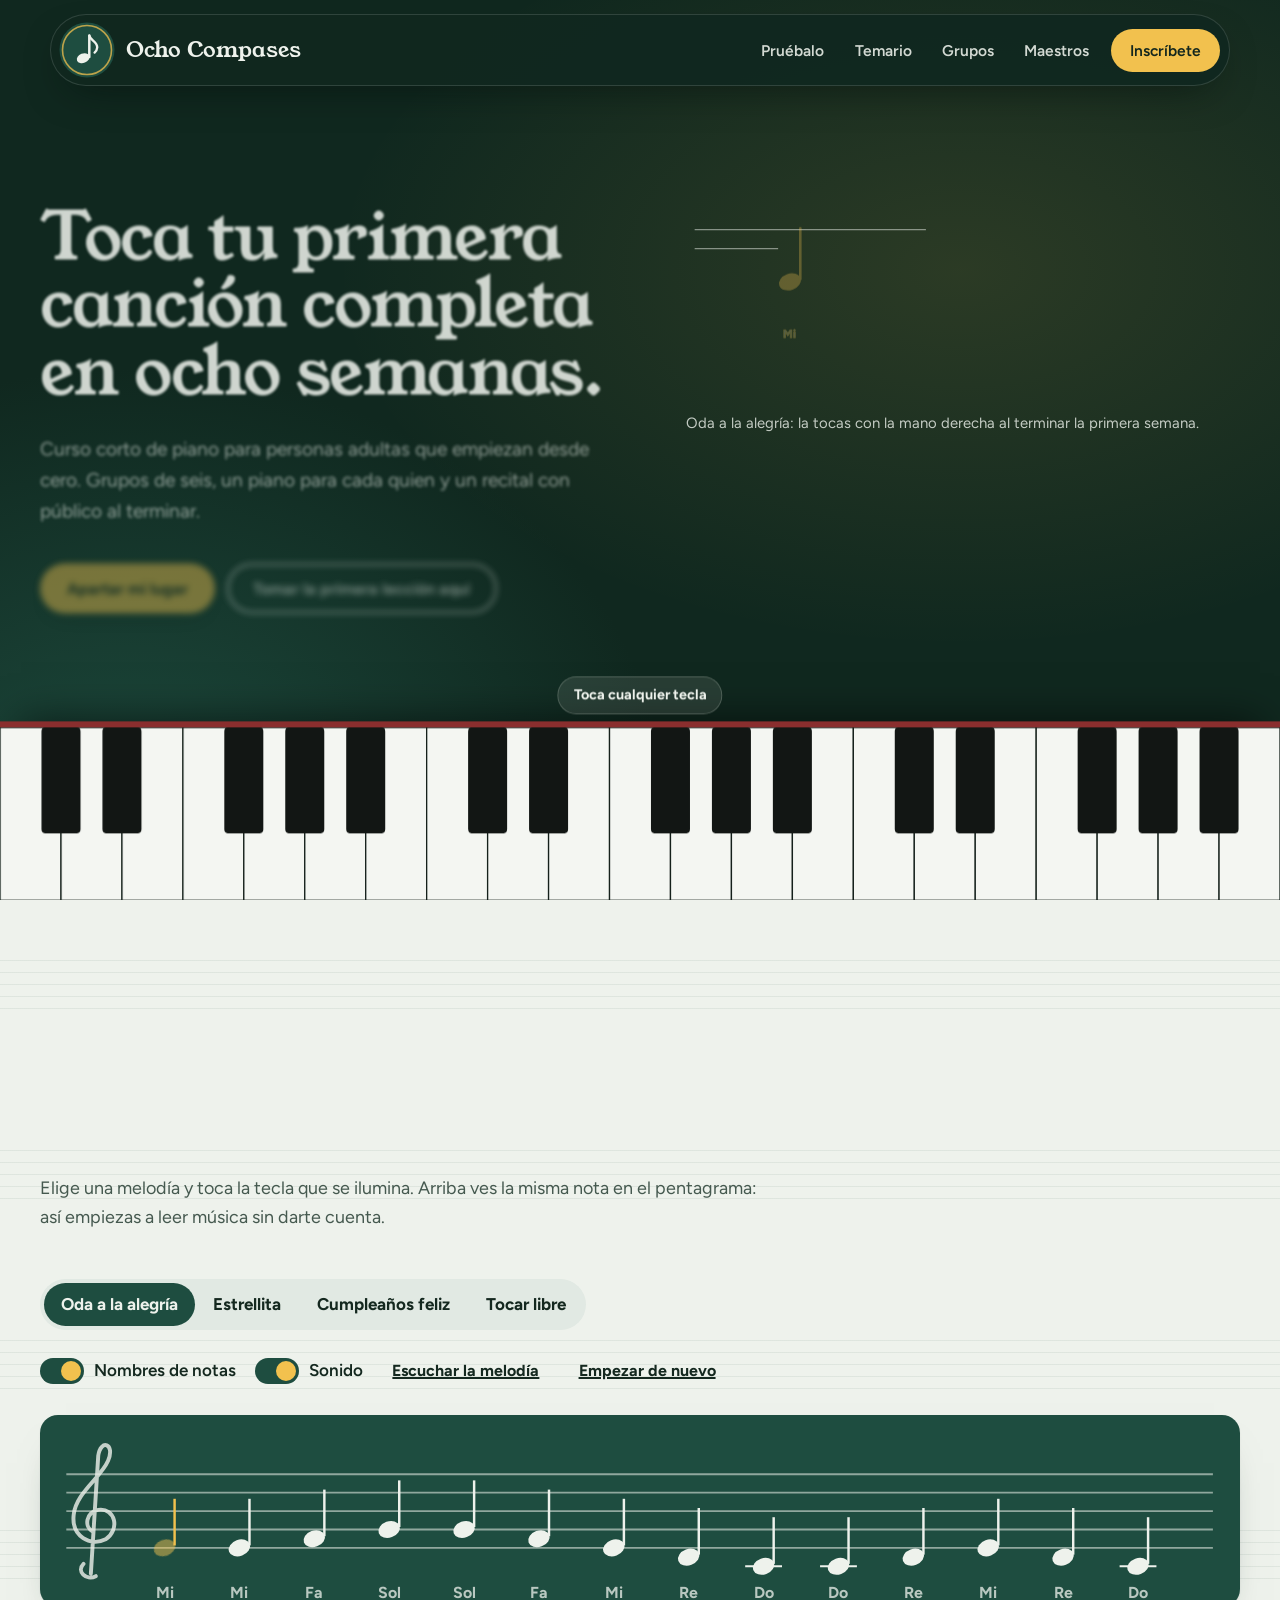
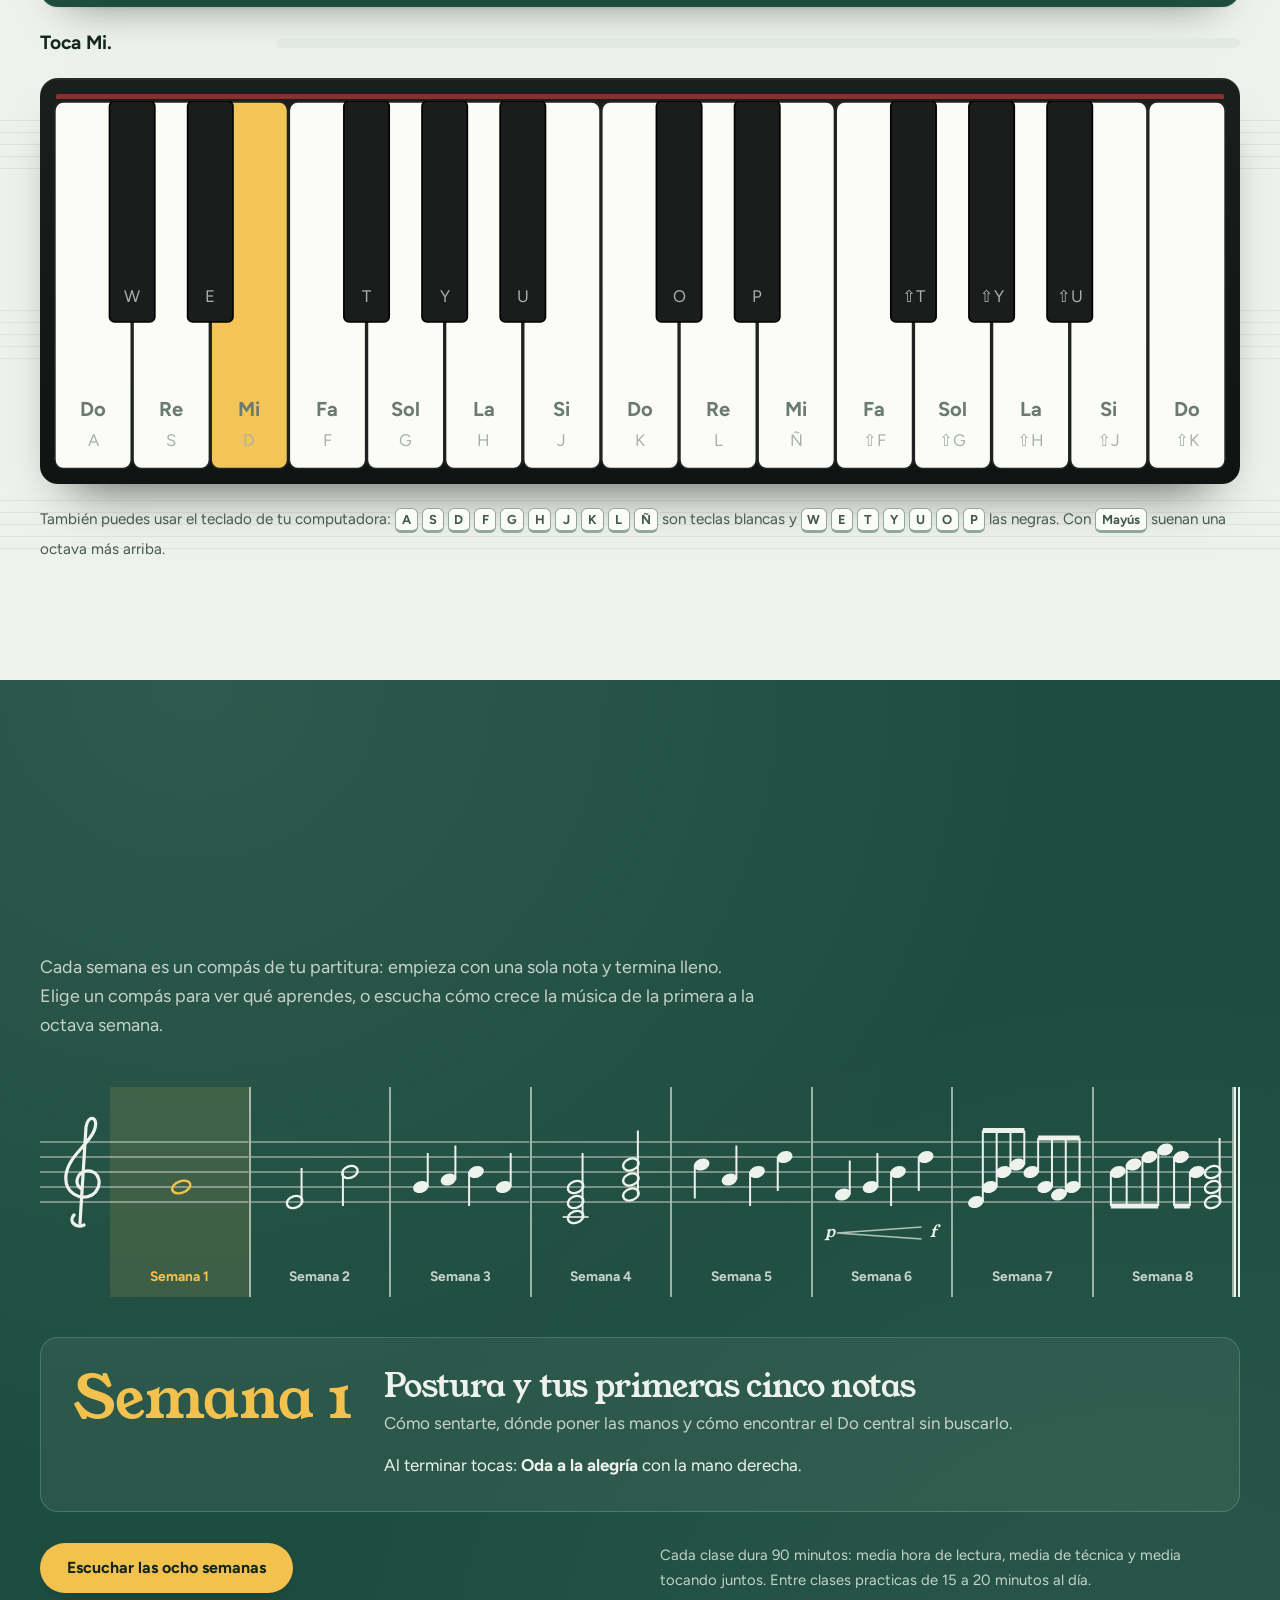
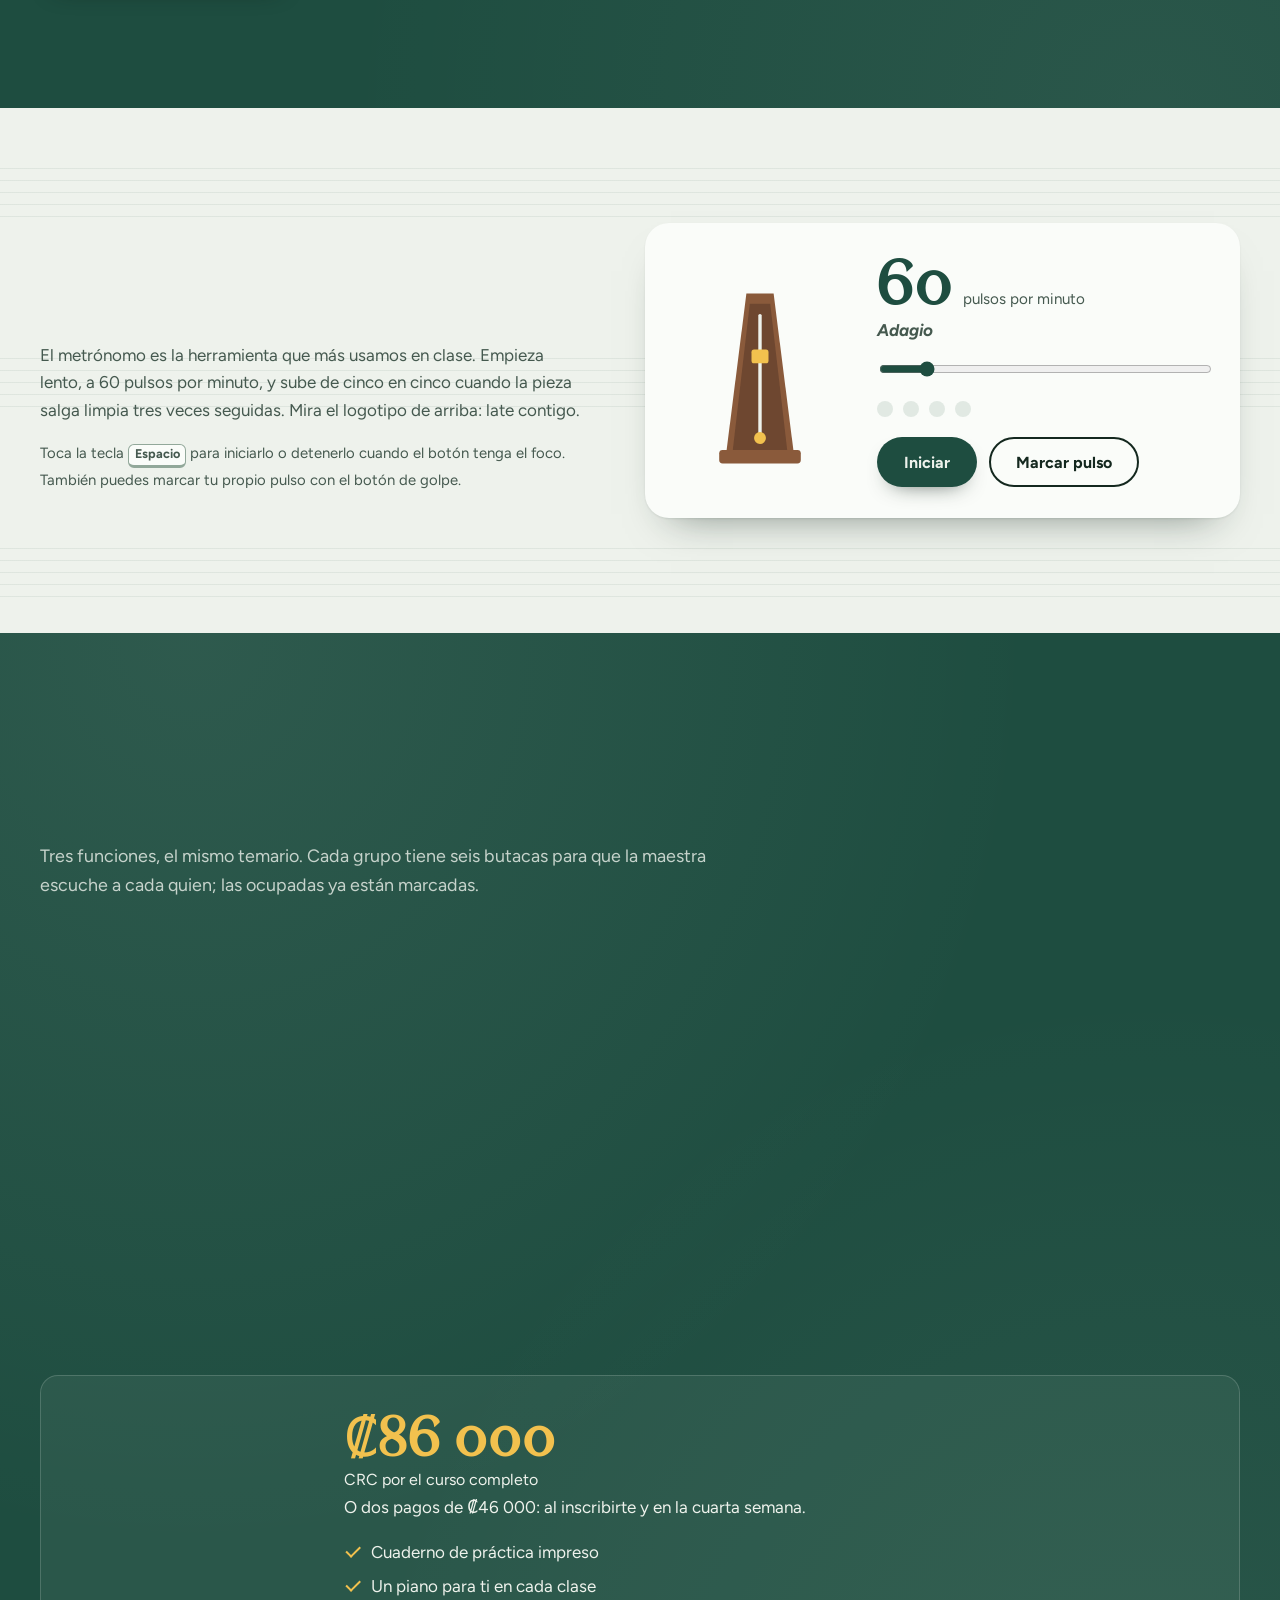
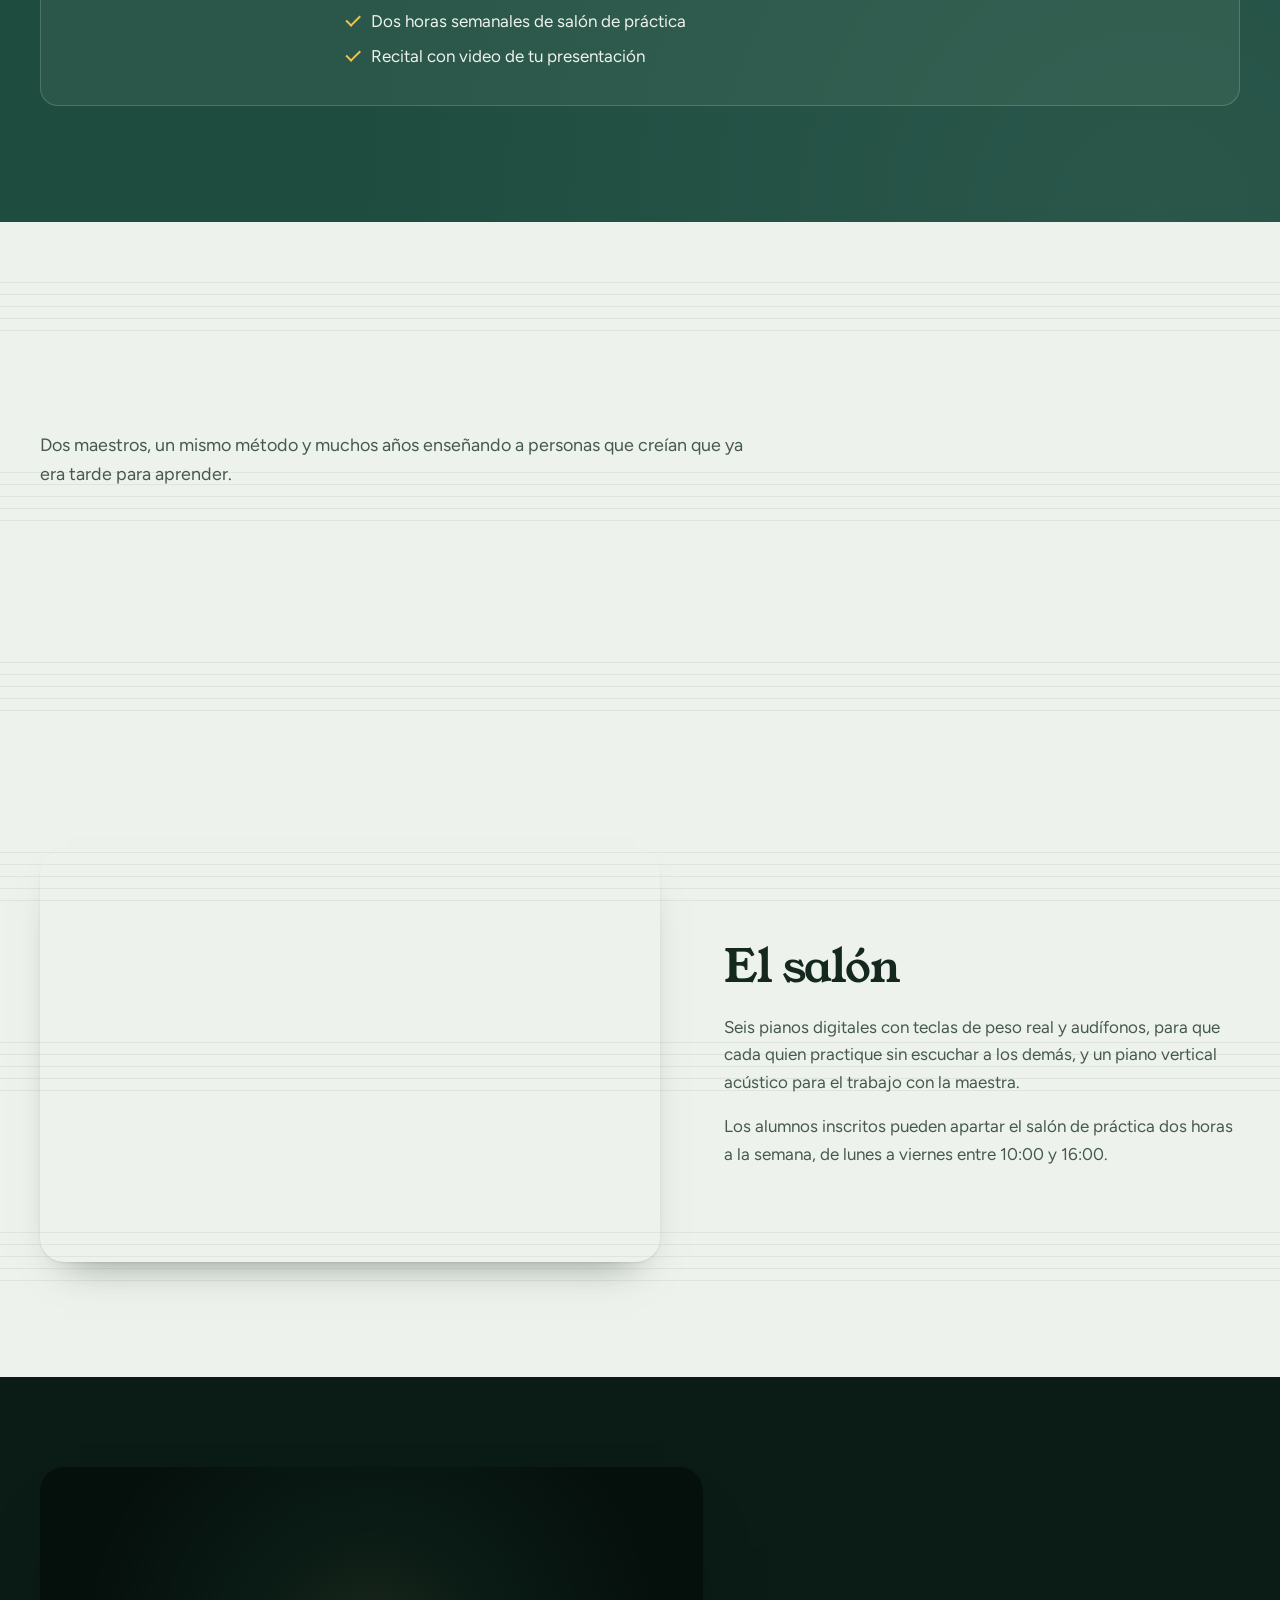
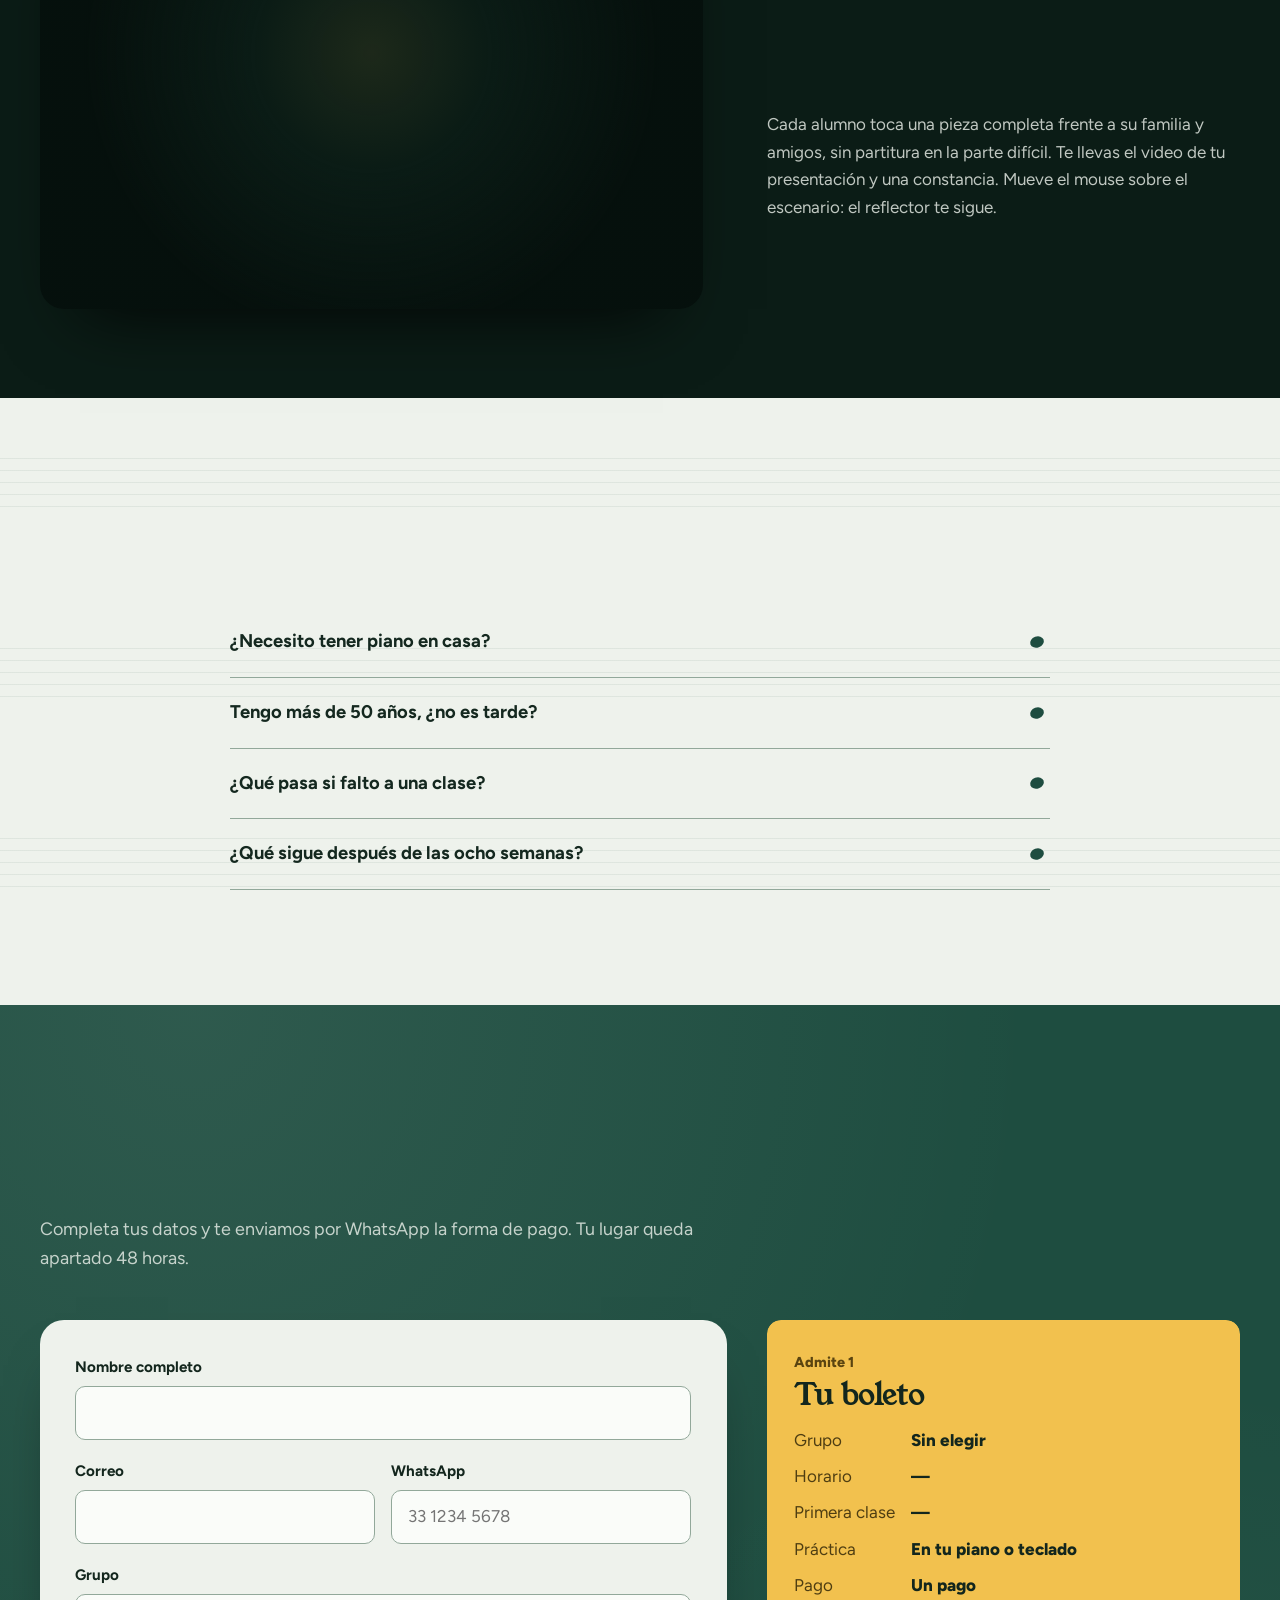
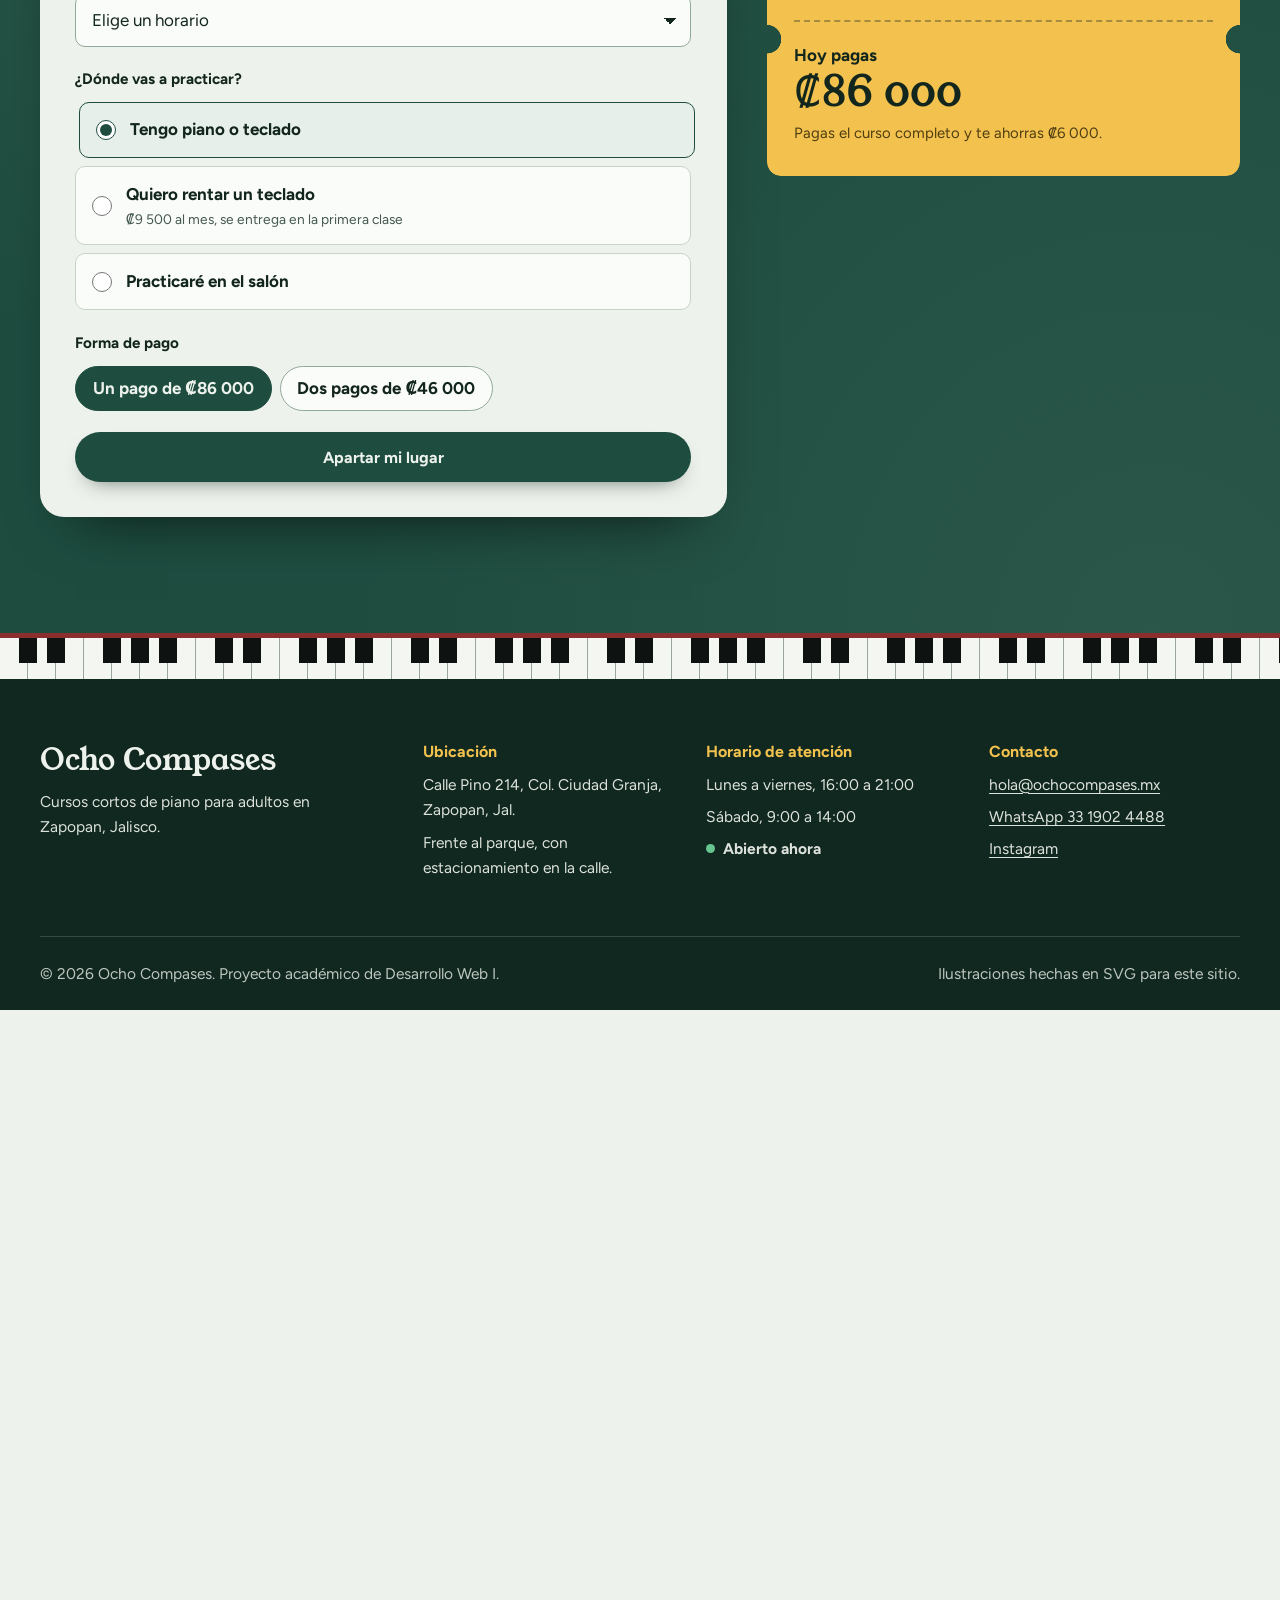
<file: quinta pagina/index.html>
<!DOCTYPE html>
<html lang="es">
<head>
  <meta charset="UTF-8">
  <meta name="viewport" content="width=device-width, initial-scale=1.0">
  <meta http-equiv="refresh" content="0; url=public/index.html">
  <title>Ocho Compases</title>
  <link rel="icon" href="img/icono.svg" type="image/svg+xml">
</head>
<body>
  <p><a href="public/index.html">Ir a Ocho Compases</a></p>
</body>
</html>
</file>
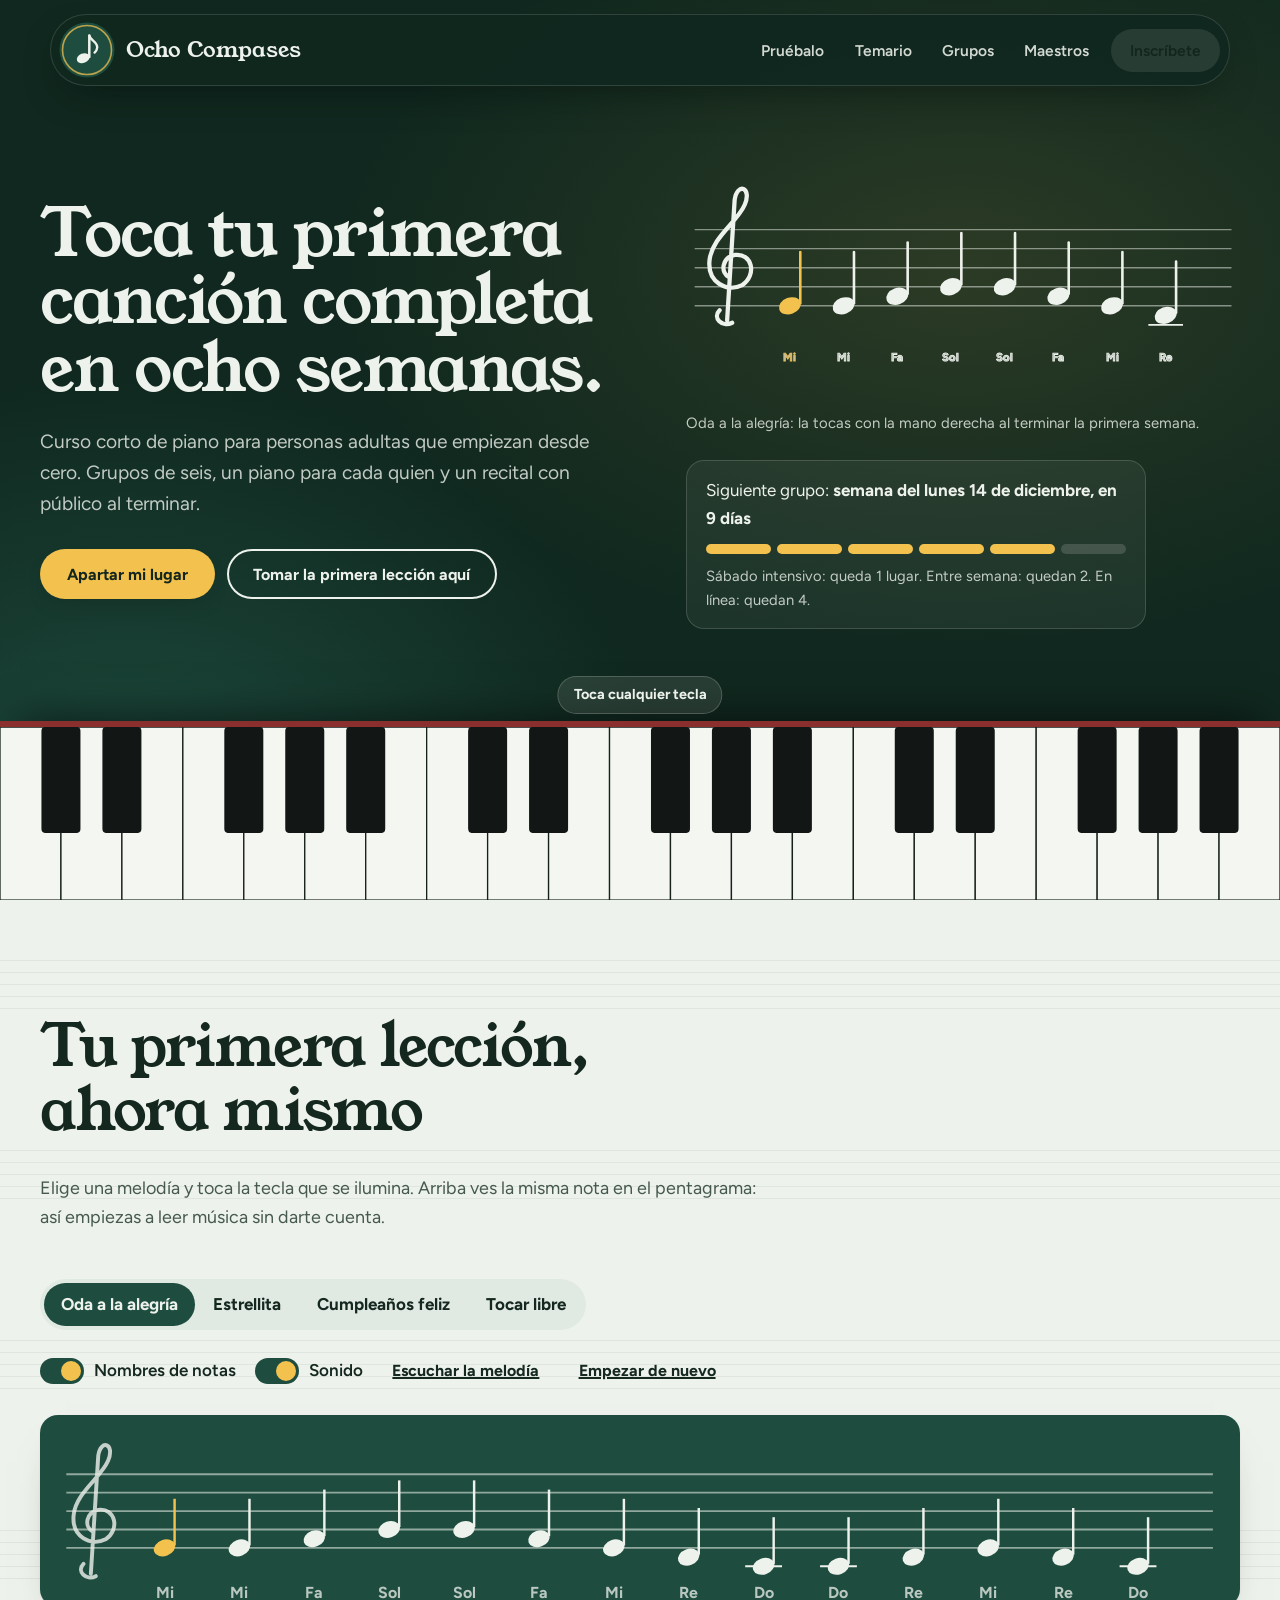
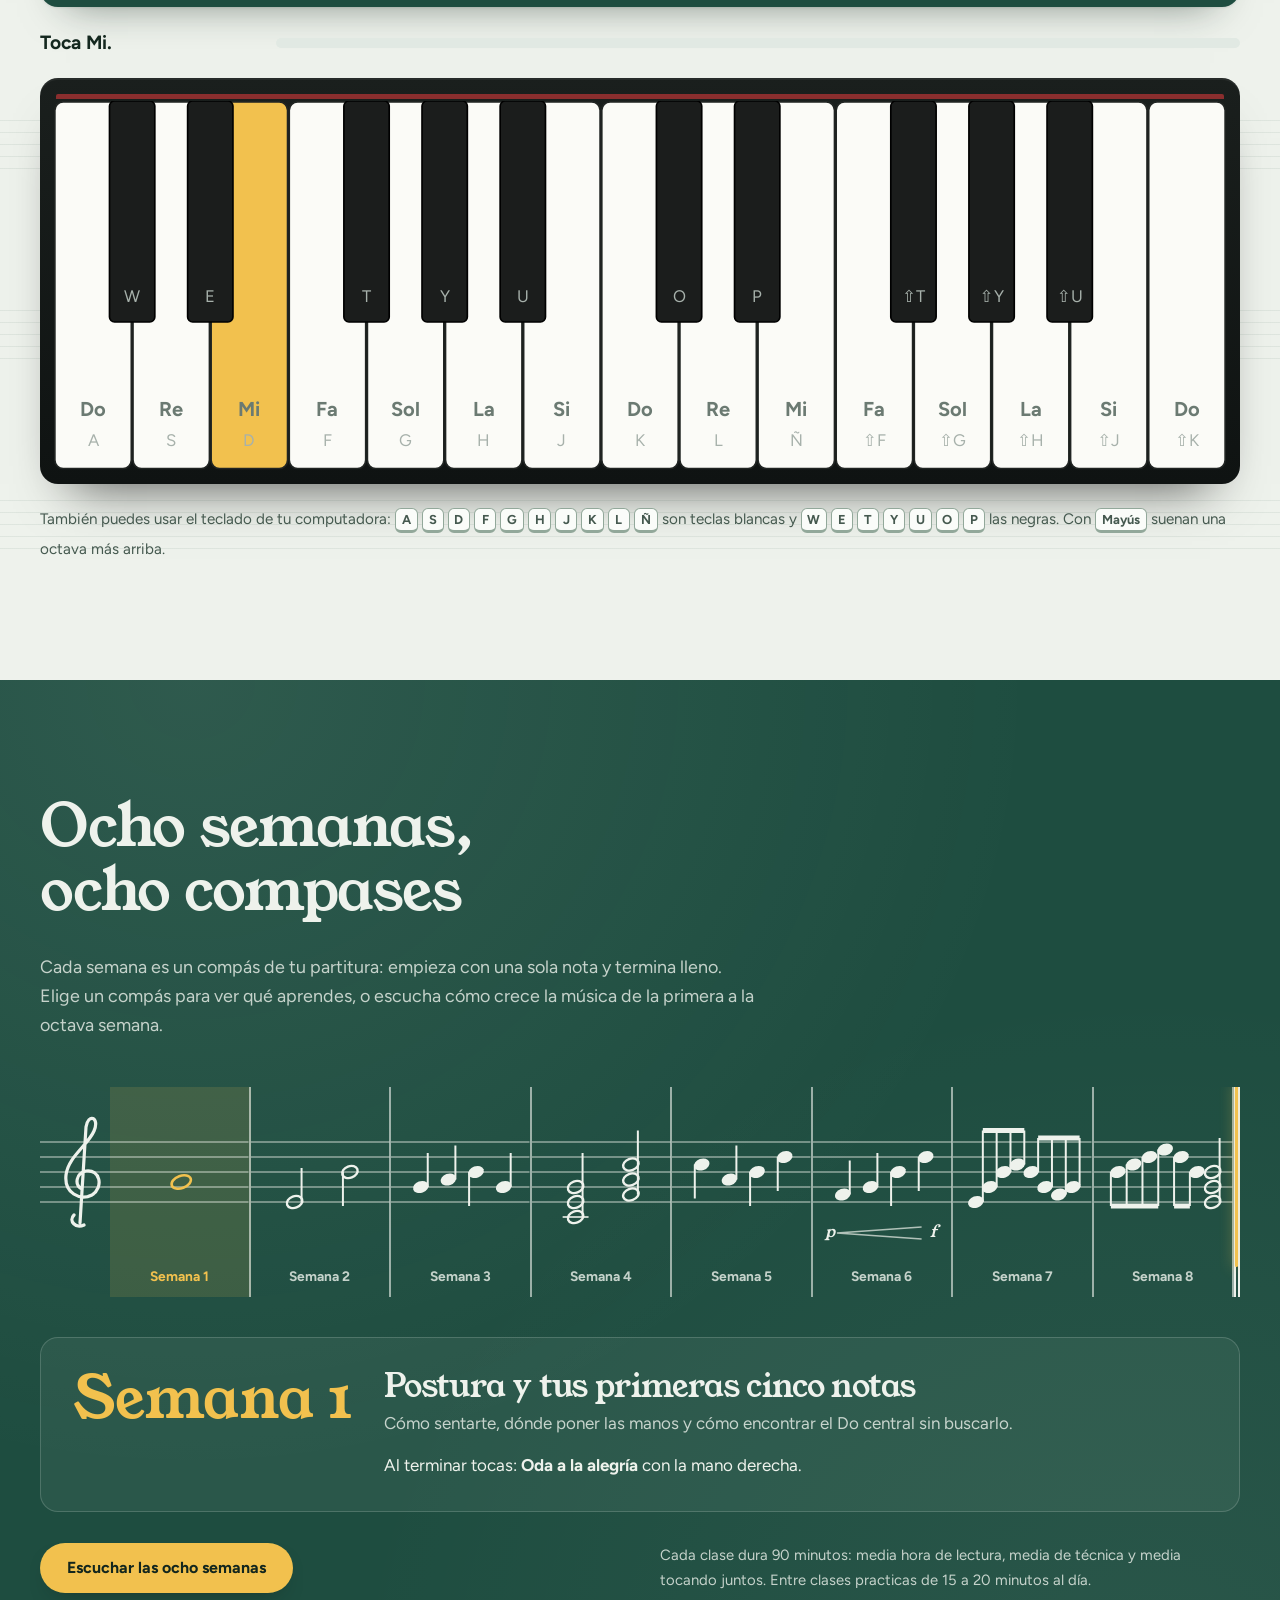
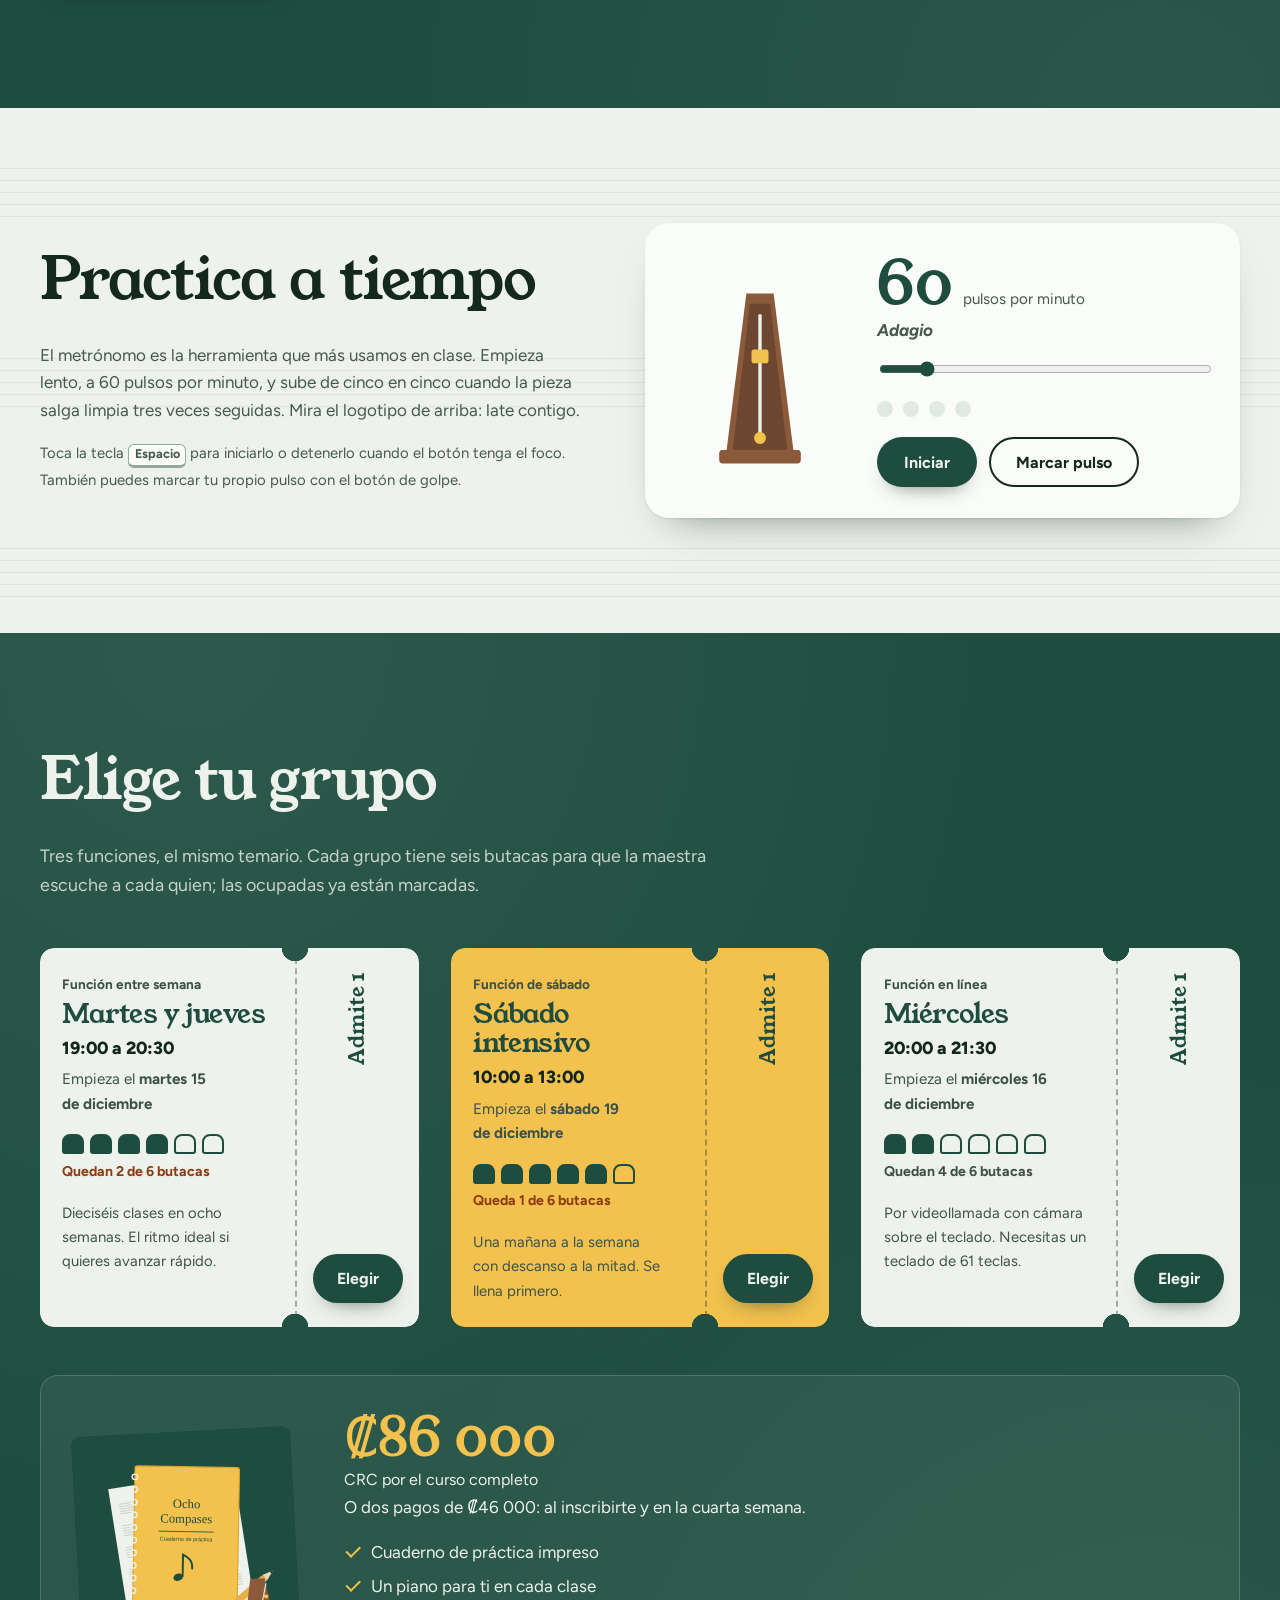
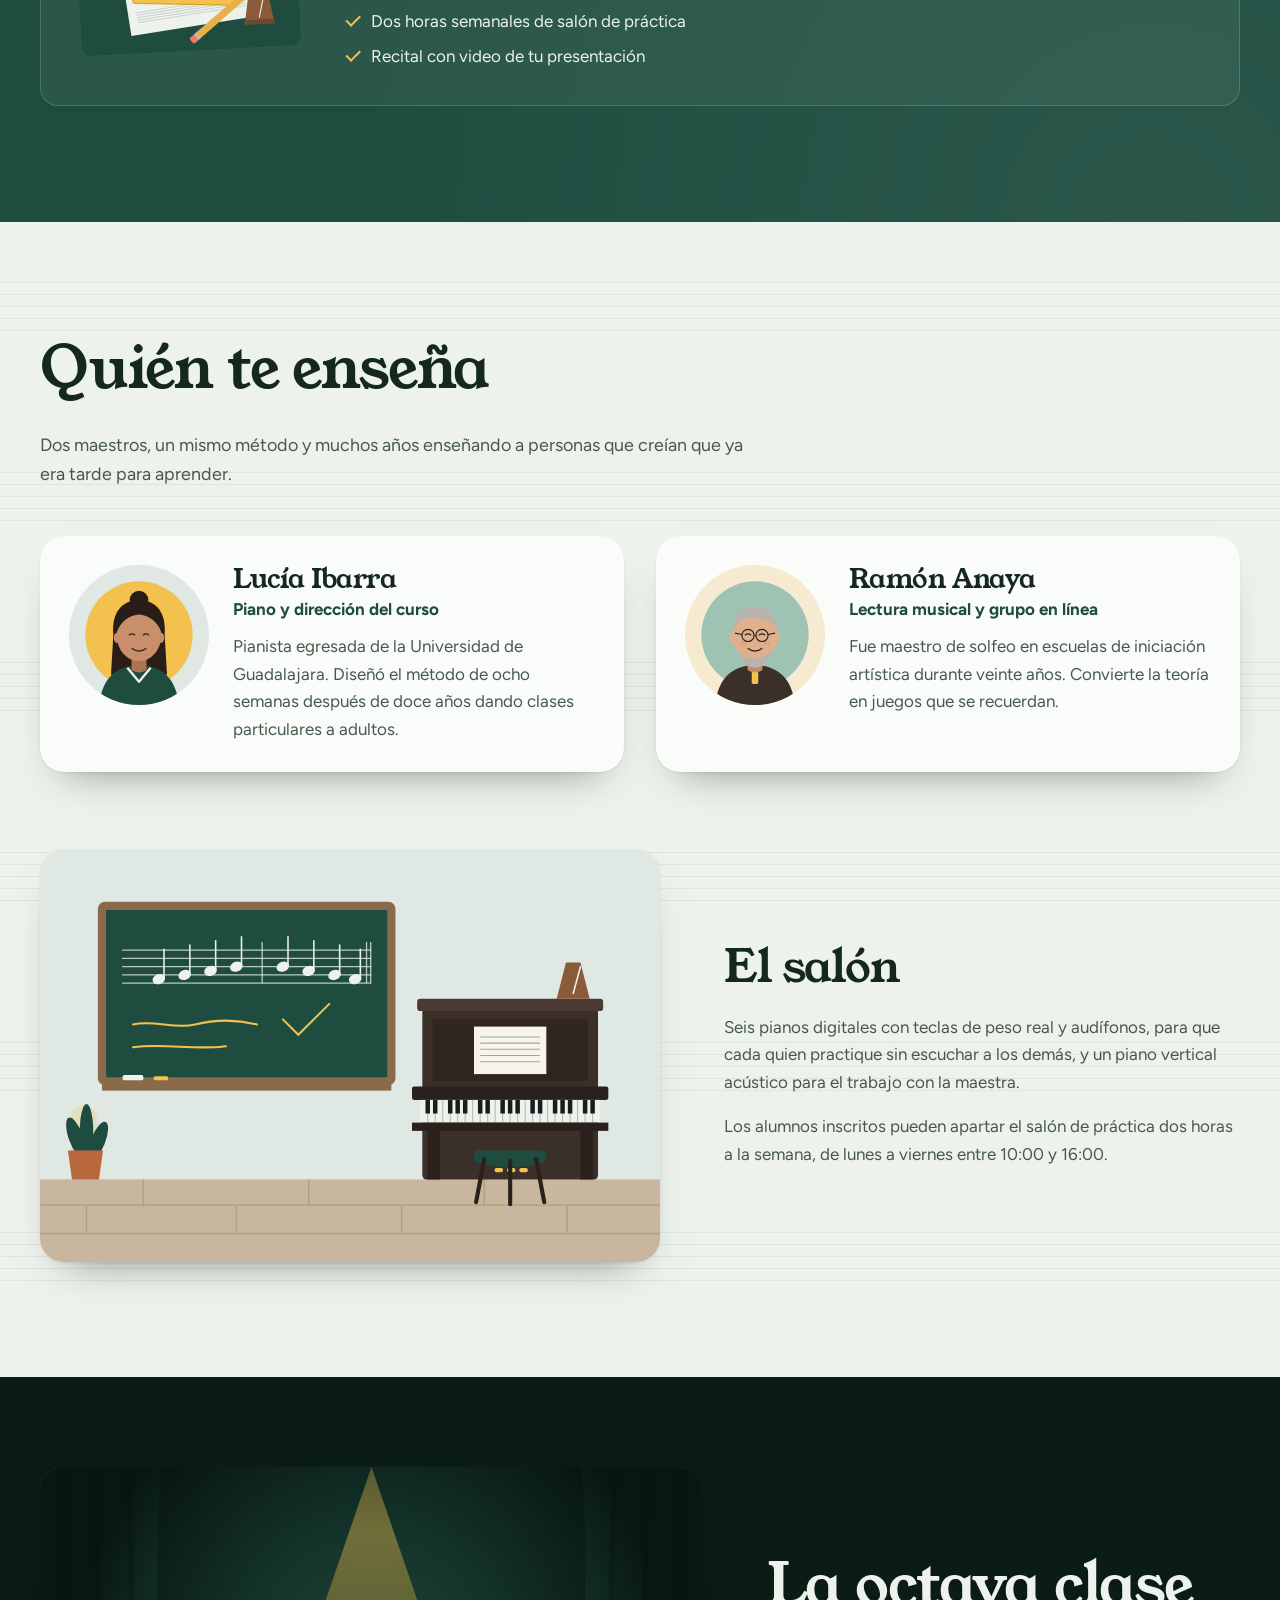
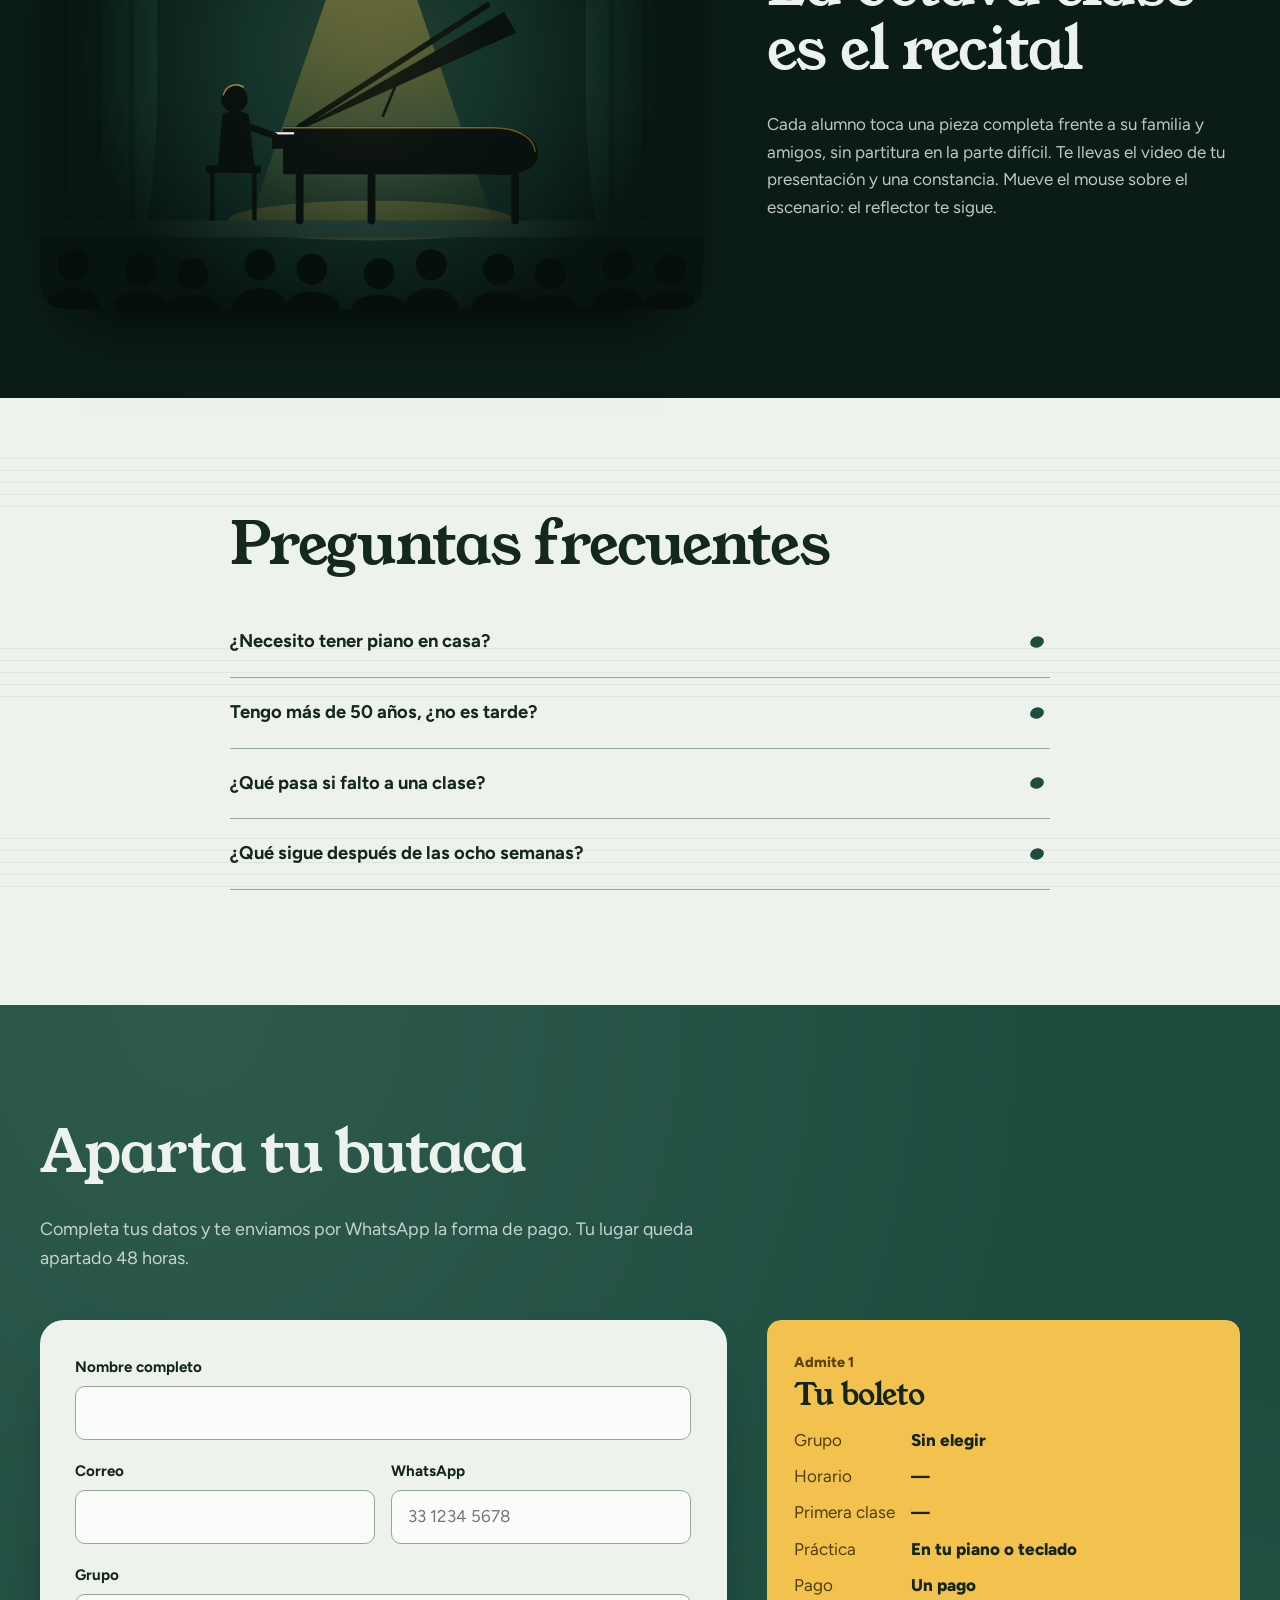
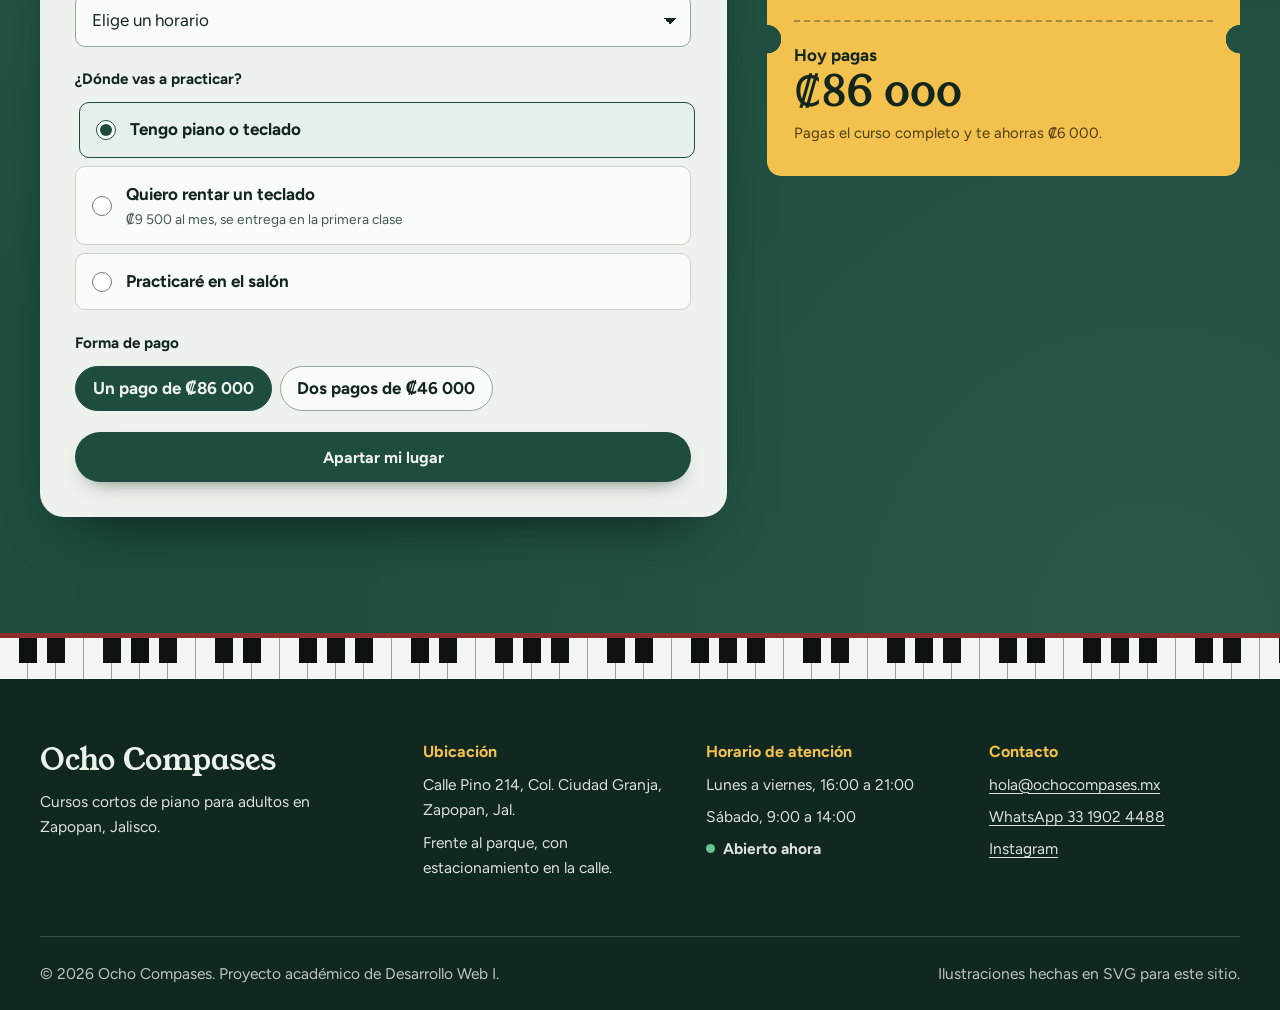
<file: quinta pagina/public/index.html>
<!DOCTYPE html>
<html lang="es">
<head>
  <meta charset="UTF-8">
  <meta name="viewport" content="width=device-width, initial-scale=1.0">
  <title>Ocho Compases | Curso corto de piano en Zapopan</title>
  <meta name="description" content="Curso de piano desde cero en ocho semanas para adultos. Grupos de seis personas, un piano por alumno y recital final en Zapopan, Jalisco.">
  <meta name="theme-color" content="#123029">
  <link rel="icon" href="../img/icono.svg" type="image/svg+xml">
  <link rel="preconnect" href="https://fonts.googleapis.com">
  <link rel="preconnect" href="https://fonts.gstatic.com" crossorigin>
  <link href="https://fonts.googleapis.com/css2?family=Figtree:ital,wght@0,400..800;1,400..600&family=Young+Serif&display=swap" rel="stylesheet">
  <link rel="stylesheet" href="../css/estilos.css">
  <script src="../js/pagina5.js" defer></script>
</head>
<body class="pagina-piano">
  <a class="saltar" href="#contenido">Saltar al contenido</a>

  <header class="cabecera" id="inicio">
    <div class="capsula" id="capsula">
      <a class="marca" href="#inicio" aria-label="Ocho Compases, inicio">
        <canvas class="piano-logo" id="logo" width="56" height="56" role="img" aria-label="Logotipo de Ocho Compases: una corchea dentro de un círculo verde"></canvas>
        <span class="marca__texto">Ocho Compases</span>
      </a>

      <button class="menu-boton" id="menuBoton" type="button" aria-expanded="false" aria-controls="menu" aria-label="Abrir menú">
        <span></span><span></span><span></span>
      </button>

      <nav class="nav" id="menu" aria-label="Principal">
        <ul class="nav__lista">
          <li><a href="#prueba">Pruébalo</a></li>
          <li><a href="#temario">Temario</a></li>
          <li><a href="#grupos">Grupos</a></li>
          <li><a href="#maestros">Maestros</a></li>
          <li><a class="nav__destacado" href="#inscripcion">Inscríbete</a></li>
        </ul>
      </nav>
      <span class="capsula__avance" aria-hidden="true"><span id="avancePagina"></span></span>
    </div>
  </header>

  <main id="contenido">
    <section class="escena" aria-labelledby="heroeTitulo">
      <div class="escena__rejilla">
        <div class="escena__texto">
          <h1 class="escena__titulo" id="heroeTitulo">Toca tu primera canción completa en ocho semanas.</h1>
          <p class="escena__entrada">Curso corto de piano para personas adultas que empiezan desde cero. Grupos de seis, un piano para cada quien y un recital con público al terminar.</p>
          <div class="acciones">
            <a class="boton boton--primario" href="#inscripcion">Apartar mi lugar</a>
            <a class="boton boton--linea" href="#prueba">Tomar la primera lección aquí</a>
          </div>
        </div>
        <div class="escena__lado">
          <figure class="escena__partitura" aria-labelledby="escenaPie">
            <svg class="partitura-portada" id="partituraPortada" viewBox="0 0 640 260" role="img" aria-label="Pentagrama con las primeras notas de Oda a la alegría"></svg>
            <figcaption id="escenaPie">Oda a la alegría: la tocas con la mano derecha al terminar la primera semana.</figcaption>
          </figure>
          <div class="cohorte" id="cohorte">
            <p class="cohorte__fecha">Siguiente grupo: <strong id="cohorteFecha">próximo lunes</strong></p>
            <div class="cohorte__barra" role="img" id="cohorteBarra" aria-label="Lugares ocupados">
              <span></span><span></span><span></span><span></span><span></span><span></span>
            </div>
            <p class="cohorte__nota" id="cohorteNota">Quedan lugares en los tres horarios.</p>
          </div>
        </div>
      </div>
      <div class="escena__piano">
        <p class="escena__pista" id="pistaPortada">Toca cualquier tecla</p>
        <svg class="teclado-portada" id="tecladoPortada" viewBox="0 0 1470 170" role="group" aria-label="Teclado de tres octavas para tocar libremente" preserveAspectRatio="none"></svg>
        <div class="notas-flotantes" id="notasFlotantes" aria-hidden="true"></div>
      </div>
    </section>

    <section class="seccion hoja piano-prueba" id="prueba" aria-labelledby="pruebaTitulo">
      <div class="contenedor">
        <div class="seccion__cabeza">
          <h2 class="seccion__titulo" id="pruebaTitulo">Tu primera lección, ahora mismo</h2>
          <p>Elige una melodía y toca la tecla que se ilumina. Arriba ves la misma nota en el pentagrama: así empiezas a leer música sin darte cuenta.</p>
        </div>

        <div class="piano-panel">
          <div class="piano-controles">
            <div class="segmentado" role="radiogroup" aria-label="Melodía" id="melodias">
              <button type="button" role="radio" aria-checked="true" data-melodia="oda">Oda a la alegría</button>
              <button type="button" role="radio" aria-checked="false" data-melodia="estrellita">Estrellita</button>
              <button type="button" role="radio" aria-checked="false" data-melodia="cumple">Cumpleaños feliz</button>
              <button type="button" role="radio" aria-checked="false" data-melodia="libre">Tocar libre</button>
            </div>
            <div class="piano-controles__extra">
              <label class="interruptor"><input type="checkbox" id="verNombres" checked><span>Nombres de notas</span></label>
              <label class="interruptor"><input type="checkbox" id="conSonido" checked><span>Sonido</span></label>
              <button class="boton boton--texto" type="button" id="escuchar">Escuchar la melodía</button>
              <button class="boton boton--texto" type="button" id="reiniciar">Empezar de nuevo</button>
            </div>
          </div>

          <div class="pentagrama-caja">
            <svg class="pentagrama" id="pentagrama" viewBox="0 0 960 150" role="img" aria-label="Pentagrama con las notas de la melodía"></svg>
          </div>

          <div class="piano-estado">
            <p class="piano-estado__texto" id="estadoLeccion" aria-live="polite">Toca la tecla que brilla.</p>
            <div class="progreso" role="progressbar" aria-label="Avance de la melodía" aria-valuemin="0" aria-valuemax="100" aria-valuenow="0" id="progresoLeccion"><span></span></div>
          </div>

          <div class="teclado-caja">
            <svg class="teclado" id="teclado" viewBox="0 0 700 220" role="group" aria-label="Teclado de piano de dos octavas"></svg>
          </div>
          <p class="piano-ayuda">También puedes usar el teclado de tu computadora: <kbd>A</kbd> <kbd>S</kbd> <kbd>D</kbd> <kbd>F</kbd> <kbd>G</kbd> <kbd>H</kbd> <kbd>J</kbd> <kbd>K</kbd> <kbd>L</kbd> <kbd>Ñ</kbd> son teclas blancas y <kbd>W</kbd> <kbd>E</kbd> <kbd>T</kbd> <kbd>Y</kbd> <kbd>U</kbd> <kbd>O</kbd> <kbd>P</kbd> las negras. Con <kbd>Mayús</kbd> suenan una octava más arriba.</p>

          <div class="piano-logro" id="logro" hidden>
            <p class="piano-logro__titulo" id="logroTitulo">Melodía completa</p>
            <p id="logroTexto"></p>
          </div>
        </div>
      </div>
    </section>

    <section class="seccion pizarra" id="temario" aria-labelledby="temarioTitulo">
      <div class="contenedor">
        <div class="seccion__cabeza">
          <h2 class="seccion__titulo" id="temarioTitulo">Ocho semanas, ocho compases</h2>
          <p>Cada semana es un compás de tu partitura: empieza con una sola nota y termina lleno. Elige un compás para ver qué aprendes, o escucha cómo crece la música de la primera a la octava semana.</p>
        </div>

        <div class="partitura" id="partitura">
          <div class="partitura__compases" role="tablist" aria-label="Semanas del curso" id="compases">
            <button class="compas" type="button" role="tab" id="compas1" aria-selected="true" aria-controls="semanaPanel" data-semana="0"><svg class="compas__notas" viewBox="0 0 120 120" aria-hidden="true"></svg><span class="compas__num">Semana 1</span></button>
            <button class="compas" type="button" role="tab" id="compas2" aria-selected="false" aria-controls="semanaPanel" data-semana="1" tabindex="-1"><svg class="compas__notas" viewBox="0 0 120 120" aria-hidden="true"></svg><span class="compas__num">Semana 2</span></button>
            <button class="compas" type="button" role="tab" id="compas3" aria-selected="false" aria-controls="semanaPanel" data-semana="2" tabindex="-1"><svg class="compas__notas" viewBox="0 0 120 120" aria-hidden="true"></svg><span class="compas__num">Semana 3</span></button>
            <button class="compas" type="button" role="tab" id="compas4" aria-selected="false" aria-controls="semanaPanel" data-semana="3" tabindex="-1"><svg class="compas__notas" viewBox="0 0 120 120" aria-hidden="true"></svg><span class="compas__num">Semana 4</span></button>
            <button class="compas" type="button" role="tab" id="compas5" aria-selected="false" aria-controls="semanaPanel" data-semana="4" tabindex="-1"><svg class="compas__notas" viewBox="0 0 120 120" aria-hidden="true"></svg><span class="compas__num">Semana 5</span></button>
            <button class="compas" type="button" role="tab" id="compas6" aria-selected="false" aria-controls="semanaPanel" data-semana="5" tabindex="-1"><svg class="compas__notas" viewBox="0 0 120 120" aria-hidden="true"></svg><span class="compas__num">Semana 6</span></button>
            <button class="compas" type="button" role="tab" id="compas7" aria-selected="false" aria-controls="semanaPanel" data-semana="6" tabindex="-1"><svg class="compas__notas" viewBox="0 0 120 120" aria-hidden="true"></svg><span class="compas__num">Semana 7</span></button>
            <button class="compas" type="button" role="tab" id="compas8" aria-selected="false" aria-controls="semanaPanel" data-semana="7" tabindex="-1"><svg class="compas__notas" viewBox="0 0 120 120" aria-hidden="true"></svg><span class="compas__num">Semana 8</span></button>
            <span class="partitura__cabezal" id="cabezal" aria-hidden="true"></span>
          </div>
        </div>

        <div class="semana-panel" id="semanaPanel" role="tabpanel" aria-labelledby="compas1" tabindex="0">
          <p class="semana-panel__num" id="semanaNum">Semana 1</p>
          <h3 class="semana-panel__titulo" id="semanaTitulo">Postura y tus primeras cinco notas</h3>
          <p id="semanaTexto">Cómo sentarte, dónde poner las manos y cómo encontrar el Do central sin buscarlo.</p>
          <p class="semana-panel__pieza" id="semanaPieza">Al terminar tocas: <strong>Oda a la alegría</strong> con la mano derecha.</p>
        </div>

        <div class="acciones partitura__acciones">
          <button class="boton boton--primario" type="button" id="tocarPartitura" aria-pressed="false">Escuchar las ocho semanas</button>
          <p class="nota">Cada clase dura 90 minutos: media hora de lectura, media de técnica y media tocando juntos. Entre clases practicas de 15 a 20 minutos al día.</p>
        </div>
      </div>
    </section>

    <section class="seccion hoja" id="metronomo" aria-labelledby="metronomoTitulo">
      <div class="contenedor piano-metro">
        <div class="piano-metro__texto">
          <h2 class="seccion__titulo" id="metronomoTitulo">Practica a tiempo</h2>
          <p>El metrónomo es la herramienta que más usamos en clase. Empieza lento, a 60 pulsos por minuto, y sube de cinco en cinco cuando la pieza salga limpia tres veces seguidas. Mira el logotipo de arriba: late contigo.</p>
          <p class="nota">Toca la tecla <kbd>Espacio</kbd> para iniciarlo o detenerlo cuando el botón tenga el foco. También puedes marcar tu propio pulso con el botón de golpe.</p>
        </div>
        <div class="metro" id="metro">
          <svg class="metro__svg" viewBox="0 0 200 240" aria-hidden="true">
            <path d="M60 220 84 30h32l24 190z" fill="var(--piano-madera)"/>
            <path d="M68 214 88 42h24l20 172z" fill="var(--piano-madera-oscura)"/>
            <rect x="52" y="214" width="96" height="16" rx="4" fill="var(--piano-madera)"/>
            <g class="metro__pendulo" id="pendulo">
              <path d="M100 200V56" stroke="var(--color-2)" stroke-width="4" stroke-linecap="round"/>
              <rect x="90" y="96" width="20" height="16" rx="3" fill="var(--color-3)"/>
            </g>
            <circle cx="100" cy="200" r="7" fill="var(--color-3)"/>
          </svg>
          <div class="metro__panel">
            <p class="metro__bpm"><output id="bpmValor" for="bpm">60</output><span>pulsos por minuto</span></p>
            <p class="metro__nombre" id="bpmNombre">Adagio</p>
            <label class="visually-hidden" for="bpm">Velocidad del metrónomo</label>
            <input class="metro__rango" id="bpm" type="range" min="40" max="200" step="1" value="60">
            <div class="metro__pulsos" id="pulsos" aria-hidden="true"><span></span><span></span><span></span><span></span></div>
            <div class="acciones">
              <button class="boton boton--primario" type="button" id="metroIniciar" aria-pressed="false">Iniciar</button>
              <button class="boton boton--linea" type="button" id="metroGolpe">Marcar pulso</button>
            </div>
          </div>
        </div>
      </div>
    </section>

    <section class="seccion pizarra" id="grupos" aria-labelledby="gruposTitulo">
      <div class="contenedor">
        <div class="seccion__cabeza">
          <h2 class="seccion__titulo" id="gruposTitulo">Elige tu grupo</h2>
          <p>Tres funciones, el mismo temario. Cada grupo tiene seis butacas para que la maestra escuche a cada quien; las ocupadas ya están marcadas.</p>
        </div>

        <div class="boletos" id="listaGrupos">
          <article class="boleto" data-grupo="tarde">
            <div class="boleto__cuerpo">
              <p class="boleto__funcion">Función entre semana</p>
              <h3 class="boleto__nombre">Martes y jueves</h3>
              <p class="boleto__horario">19:00 a 20:30</p>
              <p class="boleto__inicio">Empieza el <strong data-inicio="tarde">—</strong></p>
              <div class="lugares" data-ocupados="4" data-total="6">
                <span class="butacas" aria-hidden="true"><span></span><span></span><span></span><span></span><span></span><span></span></span>
                <span class="lugares__texto"></span>
              </div>
              <p class="boleto__desc">Dieciséis clases en ocho semanas. El ritmo ideal si quieres avanzar rápido.</p>
            </div>
            <div class="boleto__talon">
              <p class="boleto__admite">Admite 1</p>
              <button class="boton boton--primario boton--bloque" type="button" data-elegir="tarde">Elegir</button>
            </div>
          </article>
          <article class="boleto boleto--destacado" data-grupo="sabado">
            <div class="boleto__cuerpo">
              <p class="boleto__funcion">Función de sábado</p>
              <h3 class="boleto__nombre">Sábado intensivo</h3>
              <p class="boleto__horario">10:00 a 13:00</p>
              <p class="boleto__inicio">Empieza el <strong data-inicio="sabado">—</strong></p>
              <div class="lugares" data-ocupados="5" data-total="6">
                <span class="butacas" aria-hidden="true"><span></span><span></span><span></span><span></span><span></span><span></span></span>
                <span class="lugares__texto"></span>
              </div>
              <p class="boleto__desc">Una mañana a la semana con descanso a la mitad. Se llena primero.</p>
            </div>
            <div class="boleto__talon">
              <p class="boleto__admite">Admite 1</p>
              <button class="boton boton--primario boton--bloque" type="button" data-elegir="sabado">Elegir</button>
            </div>
          </article>
          <article class="boleto" data-grupo="linea">
            <div class="boleto__cuerpo">
              <p class="boleto__funcion">Función en línea</p>
              <h3 class="boleto__nombre">Miércoles</h3>
              <p class="boleto__horario">20:00 a 21:30</p>
              <p class="boleto__inicio">Empieza el <strong data-inicio="linea">—</strong></p>
              <div class="lugares" data-ocupados="2" data-total="6">
                <span class="butacas" aria-hidden="true"><span></span><span></span><span></span><span></span><span></span><span></span></span>
                <span class="lugares__texto"></span>
              </div>
              <p class="boleto__desc">Por videollamada con cámara sobre el teclado. Necesitas un teclado de 61 teclas.</p>
            </div>
            <div class="boleto__talon">
              <p class="boleto__admite">Admite 1</p>
              <button class="boton boton--primario boton--bloque" type="button" data-elegir="linea">Elegir</button>
            </div>
          </article>
        </div>

        <div class="incluye">
          <img class="incluye__img" src="../img/cuaderno.svg" alt="Cuaderno de práctica amarillo de Ocho Compases con un lápiz y un metrónomo" width="800" height="800" loading="lazy">
          <div>
            <p class="incluye__monto">₡86&nbsp;000 <span>CRC por el curso completo</span></p>
            <p>O dos pagos de ₡46&nbsp;000: al inscribirte y en la cuarta semana.</p>
            <ul class="lista-check">
              <li>Cuaderno de práctica impreso</li>
              <li>Un piano para ti en cada clase</li>
              <li>Dos horas semanales de salón de práctica</li>
              <li>Recital con video de tu presentación</li>
            </ul>
          </div>
        </div>
      </div>
    </section>

    <section class="seccion hoja" id="maestros" aria-labelledby="maestrosTitulo">
      <div class="contenedor">
        <div class="seccion__cabeza">
          <h2 class="seccion__titulo" id="maestrosTitulo">Quién te enseña</h2>
          <p>Dos maestros, un mismo método y muchos años enseñando a personas que creían que ya era tarde para aprender.</p>
        </div>
        <div class="maestros">
          <article class="maestro">
            <img class="maestro__foto" src="../img/maestra-lucia.svg" alt="Ilustración de la maestra Lucía Ibarra" width="600" height="600" loading="lazy">
            <div>
              <h3>Lucía Ibarra</h3>
              <p class="maestro__rol">Piano y dirección del curso</p>
              <p>Pianista egresada de la Universidad de Guadalajara. Diseñó el método de ocho semanas después de doce años dando clases particulares a adultos.</p>
            </div>
          </article>
          <article class="maestro">
            <img class="maestro__foto" src="../img/maestro-ramon.svg" alt="Ilustración del maestro Ramón Anaya" width="600" height="600" loading="lazy">
            <div>
              <h3>Ramón Anaya</h3>
              <p class="maestro__rol">Lectura musical y grupo en línea</p>
              <p>Fue maestro de solfeo en escuelas de iniciación artística durante veinte años. Convierte la teoría en juegos que se recuerdan.</p>
            </div>
          </article>
        </div>

        <div class="salon">
          <img class="salon__img" src="../img/aula.svg" alt="Salón con pizarrón pautado, un piano vertical y un banco" width="1200" height="800" loading="lazy">
          <div>
            <h3 class="salon__titulo">El salón</h3>
            <p>Seis pianos digitales con teclas de peso real y audífonos, para que cada quien practique sin escuchar a los demás, y un piano vertical acústico para el trabajo con la maestra.</p>
            <p>Los alumnos inscritos pueden apartar el salón de práctica dos horas a la semana, de lunes a viernes entre 10:00 y 16:00.</p>
          </div>
        </div>
      </div>
    </section>

    <section class="recital" id="recital" aria-labelledby="recitalTitulo">
      <div class="recital__escenario" id="escenario">
        <img class="recital__img" src="../img/recital.svg" alt="Piano de cola iluminado por un reflector en un escenario, con el público al frente" width="1200" height="800" loading="lazy">
        <span class="recital__sombra" aria-hidden="true"></span>
      </div>
      <div class="recital__texto">
        <h2 class="seccion__titulo" id="recitalTitulo">La octava clase es el recital</h2>
        <p>Cada alumno toca una pieza completa frente a su familia y amigos, sin partitura en la parte difícil. Te llevas el video de tu presentación y una constancia. Mueve el mouse sobre el escenario: el reflector te sigue.</p>
      </div>
    </section>

    <section class="seccion hoja" id="preguntas" aria-labelledby="preguntasTitulo">
      <div class="contenedor contenedor--angosto">
        <h2 class="seccion__titulo" id="preguntasTitulo">Preguntas frecuentes</h2>
        <div class="acordeon">
          <details>
            <summary>¿Necesito tener piano en casa?</summary>
            <p>Ayuda mucho, pero no es obligatorio. Un teclado de 61 teclas es suficiente, podemos rentarte uno por ₡9&nbsp;500 al mes, o puedes practicar en nuestro salón.</p>
          </details>
          <details>
            <summary>Tengo más de 50 años, ¿no es tarde?</summary>
            <p>No. La mitad de nuestros alumnos tiene más de 40 años. El curso está pensado para manos que nunca han tocado un instrumento.</p>
          </details>
          <details>
            <summary>¿Qué pasa si falto a una clase?</summary>
            <p>Puedes reponerla en otro grupo esa misma semana, o tomar una sesión de 30 minutos en línea sin costo.</p>
          </details>
          <details>
            <summary>¿Qué sigue después de las ocho semanas?</summary>
            <p>Un segundo nivel de ocho semanas con repertorio popular y acompañamiento de canciones. Quienes terminan el primero tienen 10 % de descuento.</p>
          </details>
        </div>
      </div>
    </section>

    <section class="seccion pizarra" id="inscripcion" aria-labelledby="inscripcionTitulo">
      <div class="contenedor">
        <div class="seccion__cabeza">
          <h2 class="seccion__titulo" id="inscripcionTitulo">Aparta tu butaca</h2>
          <p>Completa tus datos y te enviamos por WhatsApp la forma de pago. Tu lugar queda apartado 48 horas.</p>
        </div>

        <div class="inscripcion">
          <form class="inscripcion__form" id="formInscripcion" novalidate>
            <div class="campo">
              <label for="insNombre">Nombre completo</label>
              <input id="insNombre" name="nombre" type="text" autocomplete="name" required minlength="3" maxlength="80">
              <p class="campo__error" id="errorInsNombre"></p>
            </div>
            <div class="campo-fila">
              <div class="campo">
                <label for="insCorreo">Correo</label>
                <input id="insCorreo" name="correo" type="email" autocomplete="email" required maxlength="120">
                <p class="campo__error" id="errorInsCorreo"></p>
              </div>
              <div class="campo">
                <label for="insTelefono">WhatsApp</label>
                <input id="insTelefono" name="telefono" type="tel" autocomplete="tel" inputmode="tel" required placeholder="33 1234 5678" maxlength="20">
                <p class="campo__error" id="errorInsTelefono"></p>
              </div>
            </div>
            <div class="campo">
              <label for="insGrupo">Grupo</label>
              <select id="insGrupo" name="grupo" required>
                <option value="">Elige un horario</option>
                <option value="tarde">Entre semana: martes y jueves, 19:00</option>
                <option value="sabado">Sábado intensivo: 10:00 a 13:00</option>
                <option value="linea">En línea: miércoles, 20:00</option>
              </select>
              <p class="campo__error" id="errorInsGrupo"></p>
            </div>
            <fieldset class="campo-grupo">
              <legend>¿Dónde vas a practicar?</legend>
              <div class="opciones">
                <label class="opcion"><input type="radio" name="practica" value="propio" checked><span class="opcion__texto">Tengo piano o teclado</span></label>
                <label class="opcion"><input type="radio" name="practica" value="renta"><span class="opcion__texto">Quiero rentar un teclado<small>₡9&nbsp;500 al mes, se entrega en la primera clase</small></span></label>
                <label class="opcion"><input type="radio" name="practica" value="salon"><span class="opcion__texto">Practicaré en el salón</span></label>
              </div>
            </fieldset>
            <fieldset class="campo-grupo">
              <legend>Forma de pago</legend>
              <div class="chips">
                <label class="chip"><input type="radio" name="pago" value="unico" checked><span>Un pago de ₡86&nbsp;000</span></label>
                <label class="chip"><input type="radio" name="pago" value="dos"><span>Dos pagos de ₡46&nbsp;000</span></label>
              </div>
            </fieldset>
            <input class="trampa" type="text" name="sitio" tabindex="-1" autocomplete="off" aria-hidden="true">
            <button class="boton boton--primario boton--bloque" type="submit">Apartar mi lugar</button>
          </form>

          <aside class="inscripcion__resumen" aria-labelledby="insResumenTitulo">
            <p class="inscripcion__admite">Admite 1</p>
            <h3 id="insResumenTitulo">Tu boleto</h3>
            <dl class="resumen-lista" id="insResumen"></dl>
            <p class="inscripcion__total">Hoy pagas <strong id="insHoy">₡86&nbsp;000</strong></p>
            <p class="nota" id="insNota">El lugar se aparta con el primer pago.</p>
          </aside>
        </div>

        <div class="confirmacion" id="confirmacion" tabindex="-1" hidden>
          <svg class="confirmacion__icono" viewBox="0 0 48 48" aria-hidden="true"><circle cx="24" cy="24" r="22" fill="none" stroke="currentColor" stroke-width="3"/><path d="M14 25l7 7 13-15" fill="none" stroke="currentColor" stroke-width="3.5" stroke-linecap="round" stroke-linejoin="round"/></svg>
          <h3 class="confirmacion__titulo">Tu lugar está apartado por 48 horas</h3>
          <p id="confirmacionTexto"></p>
          <dl class="confirmacion__datos" id="confirmacionDatos"></dl>
          <div class="acciones">
            <a class="boton boton--primario" id="confirmacionCorreo" href="#">Enviar por correo</a>
            <button class="boton boton--linea" type="button" id="confirmacionIcs">Agregar primera clase al calendario</button>
            <button class="boton boton--texto" type="button" id="confirmacionOtra">Inscribir a otra persona</button>
          </div>
          <p class="nota">Esta página no envía tus datos a ningún servidor: el botón de correo abre tu aplicación con el mensaje listo.</p>
        </div>
      </div>
    </section>
  </main>

  <footer class="pie">
    <div class="pie__teclas" aria-hidden="true"></div>
    <div class="contenedor pie__rejilla">
      <div class="pie__marca">
        <p class="pie__nombre">Ocho Compases</p>
        <p>Cursos cortos de piano para adultos en Zapopan, Jalisco.</p>
      </div>
      <div>
        <h2 class="pie__titulo">Ubicación</h2>
        <p>Calle Pino 214, Col. Ciudad Granja, Zapopan, Jal.</p>
        <p>Frente al parque, con estacionamiento en la calle.</p>
      </div>
      <div>
        <h2 class="pie__titulo">Horario de atención</h2>
        <ul class="pie__lista">
          <li>Lunes a viernes, 16:00 a 21:00</li>
          <li>Sábado, 9:00 a 14:00</li>
          <li id="pieEstado" class="pie__estado"></li>
        </ul>
      </div>
      <div>
        <h2 class="pie__titulo">Contacto</h2>
        <ul class="pie__lista">
          <li><a href="mailto:hola@ochocompases.mx">hola@ochocompases.mx</a></li>
          <li><a href="tel:+523319024488">WhatsApp 33 1902 4488</a></li>
          <li><a href="https://www.instagram.com/" target="_blank" rel="noopener">Instagram</a></li>
        </ul>
      </div>
    </div>
    <div class="contenedor pie__legal">
      <p>© 2026 Ocho Compases. Proyecto académico de Desarrollo Web I.</p>
      <p>Ilustraciones hechas en SVG para este sitio.</p>
    </div>
  </footer>
</body>
</html>
</file>
<file: quinta pagina/css/estilos.css>
*,
*::before,
*::after {
  box-sizing: border-box;
}

html {
  scroll-behavior: smooth;
  scroll-padding-top: 110px;
  -webkit-text-size-adjust: 100%;
  scrollbar-color: #1E4D40 #EEF2EC;
}

body {
  margin: 0;
  font-family: var(--fuente-texto);
  font-size: 1.0625rem;
  line-height: 1.62;
  color: var(--texto);
  background: var(--fondo);
  -webkit-font-smoothing: antialiased;
  text-rendering: optimizeLegibility;
}

img,
svg {
  display: block;
  max-width: 100%;
}

img {
  height: auto;
}

canvas {
  display: block;
  max-width: 100%;
  height: auto;
}

a {
  color: inherit;
  text-underline-offset: 3px;
}

button,
input,
select,
textarea {
  font: inherit;
  color: inherit;
}

button {
  -webkit-tap-highlight-color: transparent;
}

h1,
h2,
h3 {
  margin: 0 0 0.5em;
  font-family: var(--fuente-titulos);
  font-weight: 400;
  line-height: 1.08;
  letter-spacing: -0.02em;
  text-wrap: balance;
}

p {
  margin: 0 0 1em;
  text-wrap: pretty;
}

p:last-child {
  margin-bottom: 0;
}

ul,
ol {
  margin: 0;
  padding: 0;
}

:focus-visible {
  outline: 3px solid var(--foco);
  outline-offset: 3px;
}

::selection {
  background: var(--color-3);
  color: var(--tinta);
}

[hidden] {
  display: none !important;
}

.visually-hidden {
  position: absolute !important;
  width: 1px;
  height: 1px;
  padding: 0;
  margin: -1px;
  overflow: hidden;
  clip: rect(0 0 0 0);
  white-space: nowrap;
  border: 0;
}

.saltar {
  position: absolute;
  left: 1rem;
  top: -100px;
  z-index: var(--z-saltar);
  padding: 0.7rem 1.1rem;
  background: var(--color-3);
  color: var(--tinta);
  border-radius: 999px;
  font-weight: 700;
  text-decoration: none;
}

.saltar:focus {
  top: 1rem;
}

.trampa {
  position: absolute;
  left: -9999px;
  width: 1px;
  height: 1px;
  opacity: 0;
}

.contenedor {
  width: min(100% - 3rem, var(--ancho, 1200px));
  margin-inline: auto;
}

.contenedor--angosto {
  --ancho: 820px;
}

.pagina-piano {
  --color-1: #1E4D40;
  --color-2: #EEF2EC;
  --color-3: #F2C14E;
  --noche: #10281F;
  --tinta: #13261D;
  --fondo: var(--color-2);
  --superficie: #FAFCF9;
  --superficie-2: #E1E9E3;
  --texto: #14281F;
  --texto-suave: #45594F;
  --linea: #C6D4CA;
  --linea-fuerte: #92A89A;
  --foco: var(--color-1);
  --error: #B3261E;
  --exito: #2E7D4F;
  --piano-madera: #8A5A3B;
  --piano-madera-oscura: #6E4730;
  --radio: 18px;
  --radio-chico: 10px;
  --sombra: 0 1px 2px rgba(19, 38, 29, 0.08), 0 22px 40px -26px rgba(19, 38, 29, 0.55);
  --salida-expo: cubic-bezier(0.16, 1, 0.3, 1);
  --salida-quart: cubic-bezier(0.25, 1, 0.5, 1);
  --fuente-titulos: "Young Serif", Georgia, serif;
  --fuente-texto: "Figtree", system-ui, sans-serif;
  --z-capsula: 30;
  --z-saltar: 40;
}

.cabecera {
  position: fixed;
  top: 14px;
  left: 0;
  right: 0;
  z-index: var(--z-capsula);
  pointer-events: none;
}

.capsula {
  --foco: var(--color-3);
  position: relative;
  display: flex;
  align-items: center;
  justify-content: space-between;
  gap: 1rem;
  width: min(100% - 2rem, 1180px);
  margin-inline: auto;
  padding: 0.45rem 0.55rem 0.45rem 0.5rem;
  background: rgba(16, 40, 31, 0.94);
  border: 1px solid rgba(238, 242, 236, 0.14);
  border-radius: 999px;
  box-shadow: 0 16px 40px -18px rgba(4, 14, 10, 0.7);
  color: var(--color-2);
  pointer-events: auto;
  transition: padding 0.45s var(--salida-expo), width 0.45s var(--salida-expo), background-color 0.3s ease;
}

.capsula.compacta .capsula__avance {
  opacity: 1;
}

.capsula.compacta {
  width: min(100% - 2rem, 1080px);
  padding-block: 0.3rem;
  background: rgba(16, 40, 31, 0.98);
}

.capsula__avance {
  opacity: 0;
  transition: opacity 0.4s ease;
  position: absolute;
  left: 34px;
  right: 34px;
  bottom: 0;
  height: 2px;
  overflow: visible;
  background: rgba(238, 242, 236, 0.12);
}

.capsula__avance span {
  position: absolute;
  top: 0;
  left: 0;
  width: calc(var(--avance, 0) * 100%);
  height: 100%;
  background: var(--color-3);
}

.capsula__avance span::after {
  content: "";
  position: absolute;
  right: -5px;
  top: -4px;
  width: 10px;
  height: 8px;
  background: var(--color-3);
  border-radius: 50%;
  transform: rotate(-20deg);
}

.marca {
  display: inline-flex;
  align-items: center;
  gap: 0.7rem;
  font-family: var(--fuente-titulos);
  font-size: 1.35rem;
  text-decoration: none;
  white-space: nowrap;
}

.piano-logo {
  width: 56px;
  height: 56px;
  flex: none;
  transition: transform 0.5s var(--salida-expo);
}

.marca:hover .piano-logo {
  transform: rotate(-10deg) scale(1.05);
}

.nav__lista {
  display: flex;
  align-items: center;
  gap: 0.1rem;
  list-style: none;
}

.nav__lista a {
  display: block;
  padding: 0.55rem 0.9rem;
  border-radius: 999px;
  font-size: 0.97rem;
  font-weight: 600;
  text-decoration: none;
  opacity: 0.88;
  transition: background-color 0.3s var(--salida-quart), opacity 0.2s ease;
}

.nav__lista a:hover,
.nav__lista a.activo {
  background: rgba(238, 242, 236, 0.1);
  opacity: 1;
}

.nav__lista .nav__destacado {
  margin-left: 0.35rem;
  padding-inline: 1.2rem;
  background: var(--color-3);
  color: var(--tinta);
  opacity: 1;
}

.nav__lista .nav__destacado:hover {
  background: #F6CE6E;
}

.menu-boton {
  display: none;
  flex-direction: column;
  justify-content: center;
  gap: 5px;
  width: 48px;
  height: 48px;
  padding: 0 13px;
  background: rgba(238, 242, 236, 0.08);
  border: 0;
  border-radius: 50%;
  cursor: pointer;
}

.menu-boton span {
  display: block;
  height: 2px;
  background: currentColor;
  border-radius: 2px;
  transition: transform 0.35s var(--salida-expo), opacity 0.2s ease;
}

.menu-boton[aria-expanded="true"] span:nth-child(1) {
  transform: translateY(7px) rotate(45deg);
}

.menu-boton[aria-expanded="true"] span:nth-child(2) {
  opacity: 0;
}

.menu-boton[aria-expanded="true"] span:nth-child(3) {
  transform: translateY(-7px) rotate(-45deg);
}

.boton {
  display: inline-flex;
  align-items: center;
  justify-content: center;
  gap: 0.5rem;
  min-height: 50px;
  padding: 0.8rem 1.55rem;
  border: 2px solid transparent;
  border-radius: 999px;
  font-size: 1rem;
  font-weight: 700;
  line-height: 1.2;
  text-align: center;
  text-decoration: none;
  cursor: pointer;
  transition: transform 0.35s var(--salida-expo), background-color 0.25s ease, color 0.25s ease, border-color 0.25s ease, box-shadow 0.35s var(--salida-expo);
}

.boton:hover {
  transform: translateY(-2px);
}

.boton:active {
  transform: translateY(1px);
}

.boton--primario {
  background: var(--color-1);
  color: var(--color-2);
  box-shadow: 0 10px 22px -14px rgba(19, 38, 29, 0.8);
}

.boton--primario:hover {
  background: #173D33;
}

.boton--linea {
  background: transparent;
  border-color: currentColor;
}

.boton--linea:hover {
  background: var(--texto);
  border-color: var(--texto);
  color: var(--fondo);
}

.boton--texto {
  min-height: 44px;
  padding-inline: 0.5rem;
  background: none;
  text-decoration: underline;
  text-decoration-thickness: 2px;
}

.boton--texto:hover {
  transform: none;
  color: var(--color-1);
}

.boton--bloque {
  width: 100%;
}

.acciones {
  display: flex;
  flex-wrap: wrap;
  align-items: center;
  gap: 0.75rem;
  margin-top: 1.9rem;
}

.seccion {
  padding-block: clamp(4.5rem, 9vw, 7.5rem);
}

.seccion__cabeza {
  max-width: 720px;
  margin-bottom: 3rem;
}

.seccion__titulo {
  font-size: clamp(2.3rem, 4.8vw, 3.7rem);
}

.seccion__cabeza p {
  color: var(--texto-suave);
  font-size: 1.12rem;
}

.nota {
  font-size: 0.93rem;
  color: var(--texto-suave);
}

.hoja {
  background-color: var(--color-2);
  background-image: linear-gradient(rgba(30, 77, 64, 0.075) 0 1px, transparent 1px 12px, rgba(30, 77, 64, 0.075) 12px 13px, transparent 13px 24px, rgba(30, 77, 64, 0.075) 24px 25px, transparent 25px 36px, rgba(30, 77, 64, 0.075) 36px 37px, transparent 37px 48px, rgba(30, 77, 64, 0.075) 48px 49px, transparent 49px);
  background-size: 100% 190px;
  background-position: 0 60px;
}

.pizarra {
  --texto: var(--color-2);
  --texto-suave: rgba(238, 242, 236, 0.8);
  --linea: rgba(238, 242, 236, 0.2);
  --linea-fuerte: rgba(238, 242, 236, 0.42);
  --foco: var(--color-3);
  background-color: var(--color-1);
  background-image: radial-gradient(ellipse at 15% 0%, rgba(238, 242, 236, 0.08), transparent 55%), radial-gradient(ellipse at 90% 100%, rgba(238, 242, 236, 0.06), transparent 50%);
  color: var(--texto);
}

.pizarra .boton--primario {
  background: var(--color-3);
  color: var(--tinta);
}

.pizarra .boton--primario:hover {
  background: #F6CE6E;
}

.escena {
  --texto: var(--color-2);
  --texto-suave: rgba(238, 242, 236, 0.8);
  --foco: var(--color-3);
  position: relative;
  display: flex;
  flex-direction: column;
  min-height: min(100vh, 980px);
  min-height: min(100svh, 980px);
  padding-top: 118px;
  overflow: hidden;
  background: radial-gradient(ellipse 70% 60% at 75% 30%, rgba(242, 193, 78, 0.12), transparent 70%), radial-gradient(ellipse 60% 70% at 10% 90%, rgba(30, 77, 64, 0.9), transparent 70%), var(--noche);
  color: var(--color-2);
}

.escena__rejilla {
  display: grid;
  flex: 1;
  grid-template-columns: minmax(0, 1.05fr) minmax(0, 1fr);
  gap: clamp(2rem, 5vw, 4rem);
  align-items: center;
  width: min(100% - 3rem, 1200px);
  margin: 0 auto;
  padding-bottom: 2.5rem;
}

.escena__titulo {
  max-width: 17ch;
  margin-bottom: 1.4rem;
  font-size: clamp(2.6rem, 5.2vw, 4.8rem);
  line-height: 1.02;
  color: var(--color-2);
}

.escena__entrada {
  max-width: 50ch;
  font-size: clamp(1.08rem, 1.5vw, 1.22rem);
  color: var(--texto-suave);
}

.escena .boton--primario {
  background: var(--color-3);
  color: var(--tinta);
}

.escena .boton--primario:hover {
  background: #F6CE6E;
}

.escena .boton--linea:hover {
  background: var(--color-2);
  border-color: var(--color-2);
  color: var(--tinta);
}

.escena__lado {
  display: grid;
  gap: 1.6rem;
}

.cohorte {
  max-width: 460px;
  padding: 1rem 1.2rem;
  background: rgba(238, 242, 236, 0.06);
  border: 1px solid rgba(238, 242, 236, 0.16);
  border-radius: var(--radio);
}

.cohorte__fecha {
  margin-bottom: 0.2rem;
}

.cohorte__barra {
  display: flex;
  gap: 6px;
  margin: 0.7rem 0;
}

.cohorte__barra span {
  flex: 1;
  height: 10px;
  background: rgba(238, 242, 236, 0.16);
  border-radius: 5px;
  transition: background-color 0.5s ease;
}

.cohorte__barra span.ocupado {
  background: var(--color-3);
}

.cohorte__nota {
  font-size: 0.92rem;
  color: var(--texto-suave);
}

.escena__partitura {
  margin: 0;
}

.partitura-portada {
  width: 100%;
  overflow: visible;
}

.partitura-portada .pp-linea {
  stroke: rgba(238, 242, 236, 0.5);
  stroke-width: 1.6;
}

.partitura-portada .pp-clave {
  fill: none;
  stroke: var(--color-2);
  stroke-width: 3.4;
  stroke-linecap: round;
  stroke-linejoin: round;
}

.partitura-portada .pp-nota {
  fill: var(--color-2);
  stroke: var(--color-2);
}

.partitura-portada .pp-nota:first-of-type {
  fill: var(--color-3);
  stroke: var(--color-3);
}

.partitura-portada .pp-texto {
  fill: rgba(238, 242, 236, 0.7);
  font-family: var(--fuente-texto);
  font-size: 13px;
  font-weight: 700;
  text-anchor: middle;
}

.escena__partitura figcaption {
  margin-top: 1rem;
  font-size: 0.93rem;
  color: var(--texto-suave);
}

.escena__piano {
  position: relative;
  height: clamp(110px, 14vw, 190px);
  border-top: 6px solid #8A2E2E;
  box-shadow: 0 -20px 40px -20px rgba(0, 0, 0, 0.6);
}

.teclado-portada {
  width: 100%;
  height: 100%;
  touch-action: none;
  user-select: none;
  -webkit-user-select: none;
}

.tp-blanca {
  fill: #F4F6F2;
  stroke: #15201B;
  stroke-width: 1.5;
  cursor: pointer;
  transition: fill 0.12s ease;
}

.tp-negra {
  fill: #121614;
  cursor: pointer;
  transition: fill 0.12s ease;
}

.tp-blanca.pulsada {
  fill: var(--color-3);
}

.tp-negra.pulsada {
  fill: #C99A22;
}

.escena__pista {
  position: absolute;
  left: 50%;
  top: -3.2rem;
  margin: 0;
  padding: 0.4rem 0.95rem;
  background: rgba(238, 242, 236, 0.1);
  border: 1px solid rgba(238, 242, 236, 0.2);
  border-radius: 999px;
  font-size: 0.9rem;
  font-weight: 700;
  color: var(--color-2);
  transform: translateX(-50%);
  transition: opacity 0.6s ease, transform 0.6s var(--salida-expo);
  pointer-events: none;
}

.escena__pista.oculta {
  opacity: 0;
  transform: translate(-50%, 10px);
}

.notas-flotantes {
  position: absolute;
  inset: -220px 0 0;
  overflow: hidden;
  pointer-events: none;
}

.nota-flotante {
  position: absolute;
  bottom: 190px;
  width: 26px;
  height: 34px;
  margin-left: -13px;
  color: var(--color-3);
  animation: flotar 1.6s var(--salida-quart) forwards;
}

.nota-flotante svg {
  width: 100%;
  height: 100%;
}

.piano-panel {
  display: grid;
  gap: 1.25rem;
}

.piano-controles {
  display: flex;
  flex-wrap: wrap;
  justify-content: space-between;
  align-items: center;
  gap: 1rem;
}

.piano-controles__extra {
  display: flex;
  flex-wrap: wrap;
  align-items: center;
  gap: 0.5rem 1.2rem;
}

.segmentado {
  display: inline-flex;
  flex-wrap: wrap;
  gap: 2px;
  padding: 4px;
  background: var(--superficie-2);
  border-radius: 999px;
}

.segmentado button {
  min-height: 42px;
  padding: 0.5rem 1.05rem;
  background: none;
  border: 0;
  border-radius: 999px;
  font-weight: 700;
  cursor: pointer;
  transition: background-color 0.3s var(--salida-quart), color 0.3s var(--salida-quart);
}

.segmentado button:hover {
  background: rgba(19, 38, 29, 0.07);
}

.segmentado [aria-checked="true"],
.segmentado [aria-checked="true"]:hover {
  background: var(--color-1);
  color: var(--color-2);
}

.interruptor {
  position: relative;
  display: inline-flex;
  align-items: center;
  min-height: 44px;
  font-weight: 600;
  cursor: pointer;
}

.interruptor input {
  position: absolute;
  opacity: 0;
}

.interruptor span {
  position: relative;
  padding-left: 54px;
}

.interruptor span::before {
  content: "";
  position: absolute;
  left: 0;
  top: 50%;
  width: 44px;
  height: 26px;
  background: var(--linea-fuerte);
  border-radius: 13px;
  transform: translateY(-50%);
  transition: background-color 0.25s ease;
}

.interruptor span::after {
  content: "";
  position: absolute;
  left: 3px;
  top: 50%;
  width: 20px;
  height: 20px;
  background: #FFFFFF;
  border-radius: 50%;
  transform: translateY(-50%);
  transition: transform 0.35s var(--salida-expo);
}

.interruptor input:checked + span::before {
  background: var(--color-1);
}

.interruptor input:checked + span::after {
  transform: translate(18px, -50%);
  background: var(--color-3);
}

.interruptor input:focus-visible + span::before {
  outline: 3px solid var(--foco);
  outline-offset: 2px;
}

.pentagrama-caja {
  padding: 0.25rem 0.9rem;
  background: var(--color-1);
  border-radius: var(--radio);
  box-shadow: var(--sombra);
}

.pentagrama {
  width: 100%;
  height: auto;
}

.pentagrama__linea {
  stroke: var(--color-2);
  stroke-opacity: 0.55;
  stroke-width: 1.5;
}

.pentagrama__clave {
  fill: none;
  stroke: var(--color-2);
  stroke-width: 3.2;
  stroke-linecap: round;
  stroke-linejoin: round;
  opacity: 0.8;
}

.pentagrama__nota {
  fill: var(--color-2);
  stroke: var(--color-2);
  transition: opacity 0.3s ease;
}

.pentagrama__nota--hecha {
  opacity: 0.38;
}

.pentagrama__nota--actual {
  fill: var(--color-3);
  stroke: var(--color-3);
}

.pentagrama__nota--actual .pentagrama__cabeza {
  animation: notaActual 1.2s ease-in-out infinite;
}

.pentagrama__texto {
  fill: var(--color-2);
  font-family: var(--fuente-texto);
  font-size: 13px;
  font-weight: 700;
  opacity: 0.75;
}

.piano-estado {
  display: flex;
  align-items: center;
  gap: 1.25rem;
}

.piano-estado__texto {
  flex: none;
  min-width: 18ch;
  margin: 0;
  font-size: 1.2rem;
  font-weight: 700;
}

.progreso {
  flex: 1;
  height: 10px;
  overflow: hidden;
  background: var(--superficie-2);
  border-radius: 5px;
}

.progreso span {
  display: block;
  width: 100%;
  height: 100%;
  background: var(--color-1);
  transform: scaleX(0);
  transform-origin: left center;
  transition: transform 0.45s var(--salida-expo);
}

.teclado-caja {
  padding: 16px 14px 14px;
  background: linear-gradient(#1A1F1D, #0F1312);
  border-radius: var(--radio);
  box-shadow: inset 0 2px 0 rgba(255, 255, 255, 0.06), 0 30px 50px -30px rgba(0, 0, 0, 0.7);
}

.teclado-caja::before {
  content: "";
  display: block;
  height: 5px;
  margin: 0 2px 2px;
  background: #8A2E2E;
  border-radius: 2px 2px 0 0;
}

.teclado {
  width: 100%;
  height: auto;
  touch-action: none;
  user-select: none;
  -webkit-user-select: none;
}

.tecla {
  cursor: pointer;
  transition: fill 0.12s ease;
  outline: none;
}

.tecla--blanca {
  fill: #FBFBF7;
  stroke: #202422;
  stroke-width: 1;
}

.tecla--negra {
  fill: #1B1D1C;
  stroke: #000000;
  stroke-width: 1;
}

.tecla--blanca.pulsada {
  fill: #D8DED6;
}

.tecla--negra.pulsada {
  fill: #3C4340;
}

.tecla--objetivo {
  fill: var(--color-3);
  animation: teclaObjetivo 1.1s ease-in-out infinite;
}

.tecla--negra.tecla--objetivo {
  fill: #C99A22;
}

.tecla--error {
  fill: #E27C6E !important;
  animation: none;
}

.tecla:focus-visible {
  stroke: var(--color-3);
  stroke-width: 4;
}

.tecla__nombre {
  font-family: var(--fuente-texto);
  font-size: 12px;
  font-weight: 700;
  fill: #6B7A72;
  pointer-events: none;
  text-anchor: middle;
}

.tecla__atajo {
  font-family: var(--fuente-texto);
  font-size: 10px;
  fill: #A7B1AB;
  pointer-events: none;
  text-anchor: middle;
}

.sin-nombres .tecla__nombre,
.sin-nombres .pentagrama__texto {
  display: none;
}

.piano-ayuda {
  margin: 0;
  font-size: 0.95rem;
  color: var(--texto-suave);
  line-height: 2;
}

kbd {
  display: inline-block;
  min-width: 1.7em;
  padding: 0.05em 0.45em;
  background: var(--superficie);
  border: 1px solid var(--linea-fuerte);
  border-bottom-width: 3px;
  border-radius: 6px;
  font-family: var(--fuente-texto);
  font-size: 0.85em;
  font-weight: 700;
  line-height: 1.5;
  text-align: center;
}

.piano-logro {
  padding: 1.35rem 1.6rem;
  background: var(--color-3);
  color: var(--tinta);
  border-radius: var(--radio);
  animation: logro 0.7s var(--salida-expo) both;
}

.piano-logro__titulo {
  margin-bottom: 0.3rem;
  font-family: var(--fuente-titulos);
  font-size: 1.6rem;
}

.partitura {
  position: relative;
  overflow-x: auto;
  scrollbar-width: thin;
  padding-bottom: 0.5rem;
}

.partitura__compases {
  position: relative;
  display: grid;
  grid-template-columns: 70px repeat(8, minmax(96px, 1fr));
  min-width: 900px;
  border-right: 6px double var(--color-2);
}

.partitura__clave {
  width: 100%;
  height: 170px;
}

.partitura__clave line {
  stroke: rgba(238, 242, 236, 0.55);
  stroke-width: 1.5;
}

.partitura__clave path {
  fill: none;
  stroke: var(--color-2);
  stroke-width: 3.2;
  stroke-linecap: round;
  stroke-linejoin: round;
}

.compas {
  position: relative;
  display: flex;
  flex-direction: column;
  align-items: stretch;
  height: 210px;
  padding: 0 0 0.6rem;
  background: transparent;
  border: 0;
  border-right: 2px solid rgba(238, 242, 236, 0.6);
  color: var(--color-2);
  cursor: pointer;
  transition: background-color 0.35s var(--salida-quart);
}

.compas:hover {
  background: rgba(238, 242, 236, 0.05);
}

.compas[aria-selected="true"] {
  background: rgba(242, 193, 78, 0.13);
}

.compas__notas {
  width: 100%;
  height: 170px;
  overflow: visible;
}

.compas__notas line.pauta {
  stroke: rgba(238, 242, 236, 0.55);
  stroke-width: 1.5;
}

.compas__notas .figura {
  fill: var(--color-2);
  stroke: var(--color-2);
  transform-box: fill-box;
  transform-origin: center;
  transition: fill 0.3s ease, stroke 0.3s ease, transform 0.5s var(--salida-expo);
}

.compas:hover .compas__notas .figura {
  transform: translateY(-3px);
}

.compas[aria-selected="true"] .compas__notas .figura,
.compas.sonando .compas__notas .figura {
  fill: var(--color-3);
  stroke: var(--color-3);
}

.compas.sonando .compas__notas .figura {
  transform: translateY(-5px) scale(1.06);
}

.compas__notas .dinamica {
  fill: var(--color-2);
  font-family: var(--fuente-titulos);
  font-size: 16px;
  font-style: italic;
  stroke: none;
}

.compas__num {
  margin-top: auto;
  font-size: 0.86rem;
  font-weight: 700;
  color: var(--texto-suave);
  text-align: center;
}

.compas[aria-selected="true"] .compas__num {
  color: var(--color-3);
}

.partitura__cabezal {
  position: absolute;
  top: -6px;
  bottom: 30px;
  left: 70px;
  width: 3px;
  background: var(--color-3);
  border-radius: 2px;
  box-shadow: 0 0 14px rgba(242, 193, 78, 0.8);
  opacity: 0;
  transform: translateX(var(--cabezal, 0px));
  pointer-events: none;
}

.partitura__cabezal.activo {
  opacity: 1;
}

.semana-panel {
  display: grid;
  grid-template-columns: auto 1fr;
  gap: 0.3rem 2rem;
  margin-top: 2rem;
  padding: clamp(1.4rem, 3vw, 2rem);
  background: rgba(238, 242, 236, 0.06);
  border: 1px solid rgba(238, 242, 236, 0.18);
  border-radius: var(--radio);
  view-transition-name: semana-panel;
}

.semana-panel:focus-visible {
  outline-offset: 4px;
}

.semana-panel .semana-panel__num {
  grid-row: span 3;
  margin: 0;
  font-family: var(--fuente-titulos);
  font-size: clamp(2.6rem, 5vw, 3.6rem);
  line-height: 1;
  color: var(--color-3);
}

.semana-panel__titulo {
  margin: 0;
  font-size: clamp(1.5rem, 2.6vw, 2rem);
}

.semana-panel p {
  margin: 0;
  color: var(--texto-suave);
}

.semana-panel .semana-panel__pieza {
  margin-top: 0.6rem;
  color: var(--color-2);
}

.semana-panel.cambiando {
  animation: cambioSemana 0.5s var(--salida-expo);
}

.partitura__acciones {
  justify-content: space-between;
  gap: 1rem 2rem;
}

.partitura__acciones .nota {
  max-width: 58ch;
  margin: 0;
}

.piano-metro {
  display: grid;
  grid-template-columns: minmax(0, 1fr) minmax(0, 1.1fr);
  gap: clamp(2.5rem, 5vw, 4.5rem);
  align-items: center;
}

.piano-metro__texto > p {
  color: var(--texto-suave);
}

.metro {
  display: grid;
  grid-template-columns: 170px 1fr;
  gap: 2rem;
  align-items: center;
  padding: 1.9rem;
  background: var(--superficie);
  border-radius: calc(var(--radio) + 6px);
  box-shadow: var(--sombra);
}

.metro__svg {
  width: 100%;
  max-width: 170px;
  margin-inline: auto;
}

.metro__pendulo {
  transform-origin: 100px 200px;
  transform-box: view-box;
}

.metro__bpm {
  display: flex;
  align-items: baseline;
  gap: 0.6rem;
  margin: 0;
}

.metro__bpm output {
  font-family: var(--fuente-titulos);
  font-size: 3.8rem;
  line-height: 1;
  color: var(--color-1);
  font-variant-numeric: tabular-nums;
}

.metro__bpm span {
  font-size: 0.95rem;
  color: var(--texto-suave);
}

.metro__nombre {
  margin: 0.2rem 0 0.8rem;
  font-weight: 700;
  font-style: italic;
  color: var(--texto-suave);
}

.metro__rango {
  width: 100%;
  accent-color: var(--color-1);
  cursor: pointer;
}

.metro__pulsos {
  display: flex;
  gap: 10px;
  margin: 1rem 0 0;
}

.metro__pulsos span {
  width: 16px;
  height: 16px;
  background: var(--superficie-2);
  border-radius: 50%;
  transition: background-color 0.08s ease, transform 0.08s ease;
}

.metro__pulsos span.encendido {
  background: var(--color-3);
  transform: scale(1.25);
}

.metro__pulsos span:first-child.encendido {
  background: var(--color-1);
}

.metro .acciones {
  margin-top: 1.25rem;
}

.boletos {
  display: grid;
  grid-template-columns: repeat(3, minmax(0, 1fr));
  gap: clamp(1.25rem, 2.5vw, 2rem);
  perspective: 1200px;
}

.boleto {
  --rx: 0deg;
  --ry: 0deg;
  position: relative;
  display: grid;
  grid-template-columns: minmax(0, 1fr) 124px;
  background: var(--color-2);
  color: var(--tinta);
  border-radius: 14px;
  box-shadow: 0 24px 40px -26px rgba(0, 0, 0, 0.7);
  transform: rotateX(var(--rx)) rotateY(var(--ry));
  transform-style: preserve-3d;
  transition: transform 0.6s var(--salida-expo), box-shadow 0.4s ease;
  -webkit-mask: radial-gradient(circle at calc(100% - 124px) 0, transparent 13px, #000 13.5px), radial-gradient(circle at calc(100% - 124px) 100%, transparent 13px, #000 13.5px);
  -webkit-mask-composite: source-in;
  mask: radial-gradient(circle at calc(100% - 124px) 0, transparent 13px, #000 13.5px), radial-gradient(circle at calc(100% - 124px) 100%, transparent 13px, #000 13.5px);
  mask-composite: intersect;
}

.boleto--destacado {
  background: var(--color-3);
}

.boleto::after {
  content: "";
  position: absolute;
  inset: 0;
  border-radius: 14px;
  box-shadow: inset 0 0 0 0 var(--color-1);
  pointer-events: none;
  transition: box-shadow 0.4s var(--salida-expo);
}

.boleto.elegido::after {
  box-shadow: inset 0 0 0 5px var(--color-1);
}

.boleto__cuerpo {
  display: flex;
  flex-direction: column;
  gap: 0.3rem;
  padding: 1.6rem 1.4rem 1.5rem;
}

.boleto__funcion {
  margin: 0;
  font-size: 0.85rem;
  font-weight: 700;
  color: #3C5248;
}

.boleto__nombre {
  margin: 0;
  font-size: 1.7rem;
  color: var(--color-1);
}

.boleto__horario {
  margin: 0;
  font-weight: 800;
  font-size: 1.1rem;
}

.boleto__inicio {
  margin: 0 0 0.4rem;
  color: #3C5248;
  font-size: 0.95rem;
}

.boleto__desc {
  margin: 0.4rem 0 0;
  font-size: 0.93rem;
  color: #3C5248;
}

.lugares {
  display: grid;
  gap: 0.4rem;
  margin: 0.4rem 0;
}

.butacas {
  display: flex;
  gap: 6px;
}

.butacas span {
  width: 22px;
  height: 20px;
  border: 2px solid var(--color-1);
  border-radius: 8px 8px 3px 3px;
  transition: background-color 0.4s ease, transform 0.5s var(--salida-expo);
}

.butacas span.ocupada {
  background: var(--color-1);
}

.butacas span.nueva {
  animation: butacaNueva 0.9s var(--salida-expo);
}

.lugares__texto {
  font-size: 0.88rem;
  font-weight: 700;
  color: #3C5248;
}

.lugares--pocos .lugares__texto {
  color: #8C3B12;
}

.boleto__talon {
  display: flex;
  flex-direction: column;
  justify-content: space-between;
  gap: 1rem;
  padding: 1.6rem 1rem 1.5rem;
  border-left: 2px dashed rgba(19, 38, 29, 0.35);
}

.boleto__admite {
  margin: 0;
  font-family: var(--fuente-titulos);
  font-size: 1.3rem;
  line-height: 1.1;
  color: var(--color-1);
  writing-mode: vertical-rl;
  transform: rotate(180deg);
  align-self: center;
}

.boleto .boton--primario {
  min-height: 46px;
  padding-inline: 0.8rem;
  background: var(--color-1);
  color: var(--color-2);
}

.boleto .boton--primario:disabled {
  opacity: 0.5;
  cursor: not-allowed;
  transform: none;
}

.incluye {
  display: grid;
  grid-template-columns: 220px minmax(0, 1fr);
  gap: clamp(1.5rem, 4vw, 3rem);
  align-items: center;
  margin-top: 3rem;
  padding: clamp(1.4rem, 3vw, 2.2rem);
  background: rgba(238, 242, 236, 0.06);
  border: 1px solid rgba(238, 242, 236, 0.18);
  border-radius: var(--radio);
}

.incluye__img {
  width: 100%;
  border-radius: var(--radio-chico);
  transform: rotate(-3deg);
  transition: transform 0.6s var(--salida-expo);
}

.incluye:hover .incluye__img {
  transform: rotate(0deg) scale(1.03);
}

.incluye__monto {
  margin-bottom: 0.4rem;
  font-family: var(--fuente-titulos);
  font-size: clamp(2.4rem, 5vw, 3.4rem);
  line-height: 1;
  color: var(--color-3);
}

.incluye__monto span {
  display: block;
  margin-top: 0.4rem;
  font-family: var(--fuente-texto);
  font-size: 1rem;
  color: var(--color-2);
}

.lista-check {
  display: grid;
  gap: 0.45rem;
  margin-top: 1rem;
  list-style: none;
}

.lista-check li {
  position: relative;
  padding-left: 1.7rem;
}

.lista-check li::before {
  content: "";
  position: absolute;
  left: 0.1rem;
  top: 0.42em;
  width: 0.9rem;
  height: 0.48rem;
  border-left: 2.5px solid var(--color-3);
  border-bottom: 2.5px solid var(--color-3);
  transform: rotate(-45deg);
}

.maestros {
  display: grid;
  grid-template-columns: repeat(2, minmax(0, 1fr));
  gap: clamp(1.25rem, 3vw, 2rem);
}

.maestro {
  display: grid;
  grid-template-columns: 140px minmax(0, 1fr);
  gap: 1.5rem;
  align-items: start;
  padding: 1.8rem;
  background: var(--superficie);
  border-radius: calc(var(--radio) + 6px);
  box-shadow: var(--sombra);
  transition: transform 0.6s var(--salida-expo);
}

.maestro:hover {
  transform: translateY(-4px);
}

.maestro__foto {
  width: 140px;
  border-radius: 50%;
  transition: transform 0.7s var(--salida-expo);
}

.maestro:hover .maestro__foto {
  transform: rotate(-6deg) scale(1.04);
}

.maestro h3 {
  margin-bottom: 0.1rem;
  font-size: 1.7rem;
}

.maestro__rol {
  margin-bottom: 0.6rem;
  font-weight: 700;
  color: var(--color-1);
}

.maestro p:last-child {
  color: var(--texto-suave);
}

.salon {
  display: grid;
  grid-template-columns: minmax(0, 1.2fr) minmax(0, 1fr);
  gap: clamp(2rem, 5vw, 4rem);
  align-items: center;
  margin-top: clamp(3rem, 6vw, 5rem);
}

.salon__img {
  width: 100%;
  border-radius: calc(var(--radio) + 6px);
  box-shadow: var(--sombra);
}

.salon__titulo {
  font-size: clamp(2rem, 4vw, 2.8rem);
}

.salon p {
  color: var(--texto-suave);
}

.recital {
  --texto: var(--color-2);
  --texto-suave: rgba(238, 242, 236, 0.8);
  display: grid;
  grid-template-columns: minmax(0, 1.4fr) minmax(0, 1fr);
  align-items: center;
  gap: clamp(2rem, 5vw, 4rem);
  padding: clamp(3rem, 7vw, 6rem) max(1.5rem, calc((100vw - 1200px) / 2));
  background: #0B1C16;
  color: var(--color-2);
}

.recital__escenario {
  --mx: 50%;
  --my: 42%;
  position: relative;
  overflow: hidden;
  border-radius: calc(var(--radio) + 6px);
  box-shadow: 0 40px 70px -40px rgba(0, 0, 0, 0.9);
  cursor: crosshair;
}

.recital__img {
  width: 100%;
}

.recital__sombra {
  position: absolute;
  inset: 0;
  background: radial-gradient(circle at var(--mx) var(--my), rgba(242, 193, 78, 0.08) 0, transparent 120px, rgba(5, 14, 11, 0.86) 290px);
  pointer-events: none;
}

.recital__texto p {
  color: var(--texto-suave);
}

.acordeon details {
  border-bottom: 1px solid var(--linea-fuerte);
}

.acordeon summary {
  position: relative;
  padding: 1.25rem 3rem 1.25rem 0;
  font-size: 1.15rem;
  font-weight: 700;
  list-style: none;
  cursor: pointer;
  transition: color 0.2s ease;
}

.acordeon summary:hover {
  color: var(--color-1);
}

.acordeon summary::-webkit-details-marker {
  display: none;
}

.acordeon summary::after {
  content: "";
  position: absolute;
  right: 0.4rem;
  top: 50%;
  width: 14px;
  height: 11px;
  background: var(--color-1);
  border-radius: 50%;
  transform: translateY(-50%) rotate(-20deg);
  transition: transform 0.45s var(--salida-expo), background-color 0.3s ease;
}

.acordeon details[open] summary::after {
  background: var(--color-3);
  transform: translateY(-50%) rotate(-20deg) scale(1.3);
}

.acordeon details p {
  max-width: 65ch;
  padding-bottom: 1.3rem;
  color: var(--texto-suave);
  animation: aparecer 0.45s var(--salida-expo);
}

.campo {
  display: flex;
  flex-direction: column;
  gap: 0.4rem;
  margin-bottom: 1.2rem;
}

.campo label,
.campo-grupo legend {
  font-size: 0.95rem;
  font-weight: 700;
}

.campo-grupo {
  min-width: 0;
  margin: 0 0 1.3rem;
  padding: 0;
  border: 0;
}

.campo-grupo legend {
  margin-bottom: 0.65rem;
  padding: 0;
}

.campo-fila {
  display: grid;
  grid-template-columns: 1fr 1fr;
  gap: 0 1rem;
}

input[type="text"],
input[type="email"],
input[type="tel"],
select {
  width: 100%;
  min-height: 50px;
  padding: 0.75rem 1rem;
  background: var(--superficie);
  color: var(--tinta);
  border: 1.5px solid var(--linea-fuerte);
  border-radius: var(--radio-chico);
  transition: border-color 0.25s ease, box-shadow 0.25s ease;
}

select {
  appearance: none;
  padding-right: 2.5rem;
  background-image: linear-gradient(45deg, transparent 50%, currentColor 50%), linear-gradient(135deg, currentColor 50%, transparent 50%);
  background-position: calc(100% - 20px) 52%, calc(100% - 14px) 52%;
  background-size: 6px 6px, 6px 6px;
  background-repeat: no-repeat;
  cursor: pointer;
}

input:focus-visible,
select:focus-visible {
  outline: none;
  border-color: var(--color-1);
  box-shadow: 0 0 0 3px rgba(242, 193, 78, 0.55);
}

.campo--error input,
.campo--error select {
  border-color: var(--error);
}

.campo__error {
  margin: 0;
  color: var(--error);
  font-size: 0.88rem;
  font-weight: 700;
  animation: aparecer 0.35s var(--salida-expo);
}

.campo__error:empty {
  display: none;
}

.chips {
  display: flex;
  flex-wrap: wrap;
  gap: 0.5rem;
}

.chip {
  position: relative;
  cursor: pointer;
}

.chip input {
  position: absolute;
  opacity: 0;
  pointer-events: none;
}

.chip span {
  display: inline-flex;
  align-items: center;
  min-height: 44px;
  padding: 0.5rem 1.05rem;
  background: var(--superficie);
  border: 1.5px solid var(--linea-fuerte);
  border-radius: 999px;
  font-weight: 700;
  transition: background-color 0.3s var(--salida-quart), color 0.3s var(--salida-quart), border-color 0.3s var(--salida-quart);
}

.chip input:checked + span {
  background: var(--color-1);
  border-color: var(--color-1);
  color: var(--color-2);
}

.chip input:focus-visible + span {
  outline: 3px solid var(--foco);
  outline-offset: 2px;
}

.opciones {
  display: grid;
  gap: 0.5rem;
}

.opcion {
  display: grid;
  grid-template-columns: auto 1fr;
  align-items: center;
  gap: 0.85rem;
  padding: 0.85rem 1rem;
  background: var(--superficie);
  border: 1.5px solid var(--linea);
  border-radius: var(--radio-chico);
  cursor: pointer;
  transition: border-color 0.25s ease, background-color 0.25s ease, transform 0.35s var(--salida-expo);
}

.opcion:has(input:checked) {
  border-color: var(--color-1);
  background: #E6EFE9;
  transform: translateX(4px);
}

.opcion input {
  width: 20px;
  height: 20px;
  margin: 0;
  accent-color: var(--color-1);
}

.opcion__texto {
  font-weight: 700;
}

.opcion__texto small {
  display: block;
  color: var(--texto-suave);
  font-size: 0.86rem;
  font-weight: 400;
}

.inscripcion {
  display: grid;
  grid-template-columns: minmax(0, 1.45fr) minmax(0, 1fr);
  gap: clamp(1.5rem, 4vw, 2.5rem);
  align-items: start;
}

.inscripcion__form {
  --texto: var(--tinta);
  --texto-suave: #45594F;
  --linea: #C6D4CA;
  --linea-fuerte: #92A89A;
  --foco: var(--color-1);
  padding: clamp(1.4rem, 3vw, 2.2rem);
  background: var(--color-2);
  color: var(--tinta);
  border-radius: calc(var(--radio) + 6px);
  box-shadow: 0 30px 60px -36px rgba(0, 0, 0, 0.8);
}

.inscripcion__form .boton--primario {
  background: var(--color-1);
  color: var(--color-2);
}

.inscripcion__resumen {
  position: sticky;
  top: 110px;
  padding: 1.9rem 1.7rem;
  background: var(--color-3);
  color: var(--tinta);
  border-radius: 14px;
  -webkit-mask: radial-gradient(circle at 0 70%, transparent 14px, #000 14.5px), radial-gradient(circle at 100% 70%, transparent 14px, #000 14.5px);
  -webkit-mask-composite: source-in;
  mask: radial-gradient(circle at 0 70%, transparent 14px, #000 14.5px), radial-gradient(circle at 100% 70%, transparent 14px, #000 14.5px);
  mask-composite: intersect;
}

.inscripcion__admite {
  margin-bottom: 0.3rem;
  font-weight: 800;
  font-size: 0.9rem;
  color: #5A4410;
}

.inscripcion__resumen h3 {
  font-size: 1.9rem;
  color: var(--tinta);
}

.resumen-lista {
  display: grid;
  grid-template-columns: auto 1fr;
  gap: 0.55rem 1rem;
  margin: 0 0 1.25rem;
  padding-bottom: 1.25rem;
  border-bottom: 2px dashed rgba(19, 38, 29, 0.35);
}

.resumen-lista dt {
  color: #4F3E12;
}

.resumen-lista dd {
  margin: 0;
  font-weight: 800;
  overflow-wrap: anywhere;
}

.inscripcion__total {
  margin-bottom: 0.4rem;
  font-weight: 700;
}

.inscripcion__total strong {
  display: block;
  font-family: var(--fuente-titulos);
  font-size: 2.6rem;
  font-weight: 400;
  line-height: 1.1;
  color: var(--tinta);
  font-variant-numeric: tabular-nums;
}

.inscripcion__resumen .nota {
  color: #4F3E12;
}

.confirmacion {
  --texto: var(--tinta);
  --texto-suave: #45594F;
  margin-top: 2rem;
  padding: clamp(1.5rem, 4vw, 2.6rem);
  background: var(--color-2);
  color: var(--tinta);
  border-radius: calc(var(--radio) + 6px);
  animation: aparecer 0.6s var(--salida-expo) both;
}

.confirmacion:focus {
  outline: none;
}

.confirmacion__icono {
  width: 54px;
  height: 54px;
  margin-bottom: 1rem;
  color: var(--exito);
}

.confirmacion__icono path {
  stroke-dasharray: 40;
  animation: trazo 0.8s var(--salida-expo) 0.2s both;
}

.confirmacion__titulo {
  font-size: 1.9rem;
}

.confirmacion__datos {
  display: grid;
  grid-template-columns: max-content 1fr;
  gap: 0.45rem 1.25rem;
  margin: 1.25rem 0 0;
  padding: 1.25rem;
  background: var(--superficie-2);
  border-radius: var(--radio-chico);
}

.confirmacion__datos dt {
  font-weight: 700;
}

.confirmacion__datos dd {
  margin: 0;
  overflow-wrap: anywhere;
}

.confirmacion .boton--primario {
  background: var(--color-1);
  color: var(--color-2);
}

.confirmacion .nota {
  margin-top: 1.25rem;
}

.pie {
  --foco: var(--color-3);
  position: relative;
  padding: 0 0 1.5rem;
  background: var(--noche);
  color: var(--color-2);
}

.pie__teclas {
  height: 46px;
  margin-bottom: 4rem;
  background: linear-gradient(90deg, transparent 19px, #0E1210 19px 37px, transparent 37px 47px, #0E1210 47px 65px, transparent 65px 103px, #0E1210 103px 121px, transparent 121px 131px, #0E1210 131px 149px, transparent 149px 159px, #0E1210 159px 177px, transparent 177px) 0 0 / 196px 60% repeat-x, repeating-linear-gradient(90deg, #F4F6F2 0 27px, #9BA59F 27px 28px);
  border-top: 5px solid #8A2E2E;
}

.pie__rejilla {
  display: grid;
  grid-template-columns: 1.4fr 1fr 1fr 1fr;
  gap: 2rem;
}

.pie .pie__nombre {
  margin-bottom: 0.8rem;
  font-family: var(--fuente-titulos);
  font-size: 1.9rem;
  line-height: 1.1;
  opacity: 1;
}

.pie__titulo {
  margin-bottom: 0.75rem;
  font-family: var(--fuente-texto);
  font-size: 1rem;
  font-weight: 700;
  letter-spacing: 0;
  color: var(--color-3);
}

.pie p,
.pie__lista li {
  font-size: 0.97rem;
  opacity: 0.92;
}

.pie p {
  margin-bottom: 0.5rem;
}

.pie__lista {
  display: grid;
  gap: 0.45rem;
  list-style: none;
}

.pie__estado {
  display: inline-flex;
  align-items: center;
  gap: 0.5rem;
  font-weight: 700;
}

.pie__estado:empty {
  display: none;
}

.pie__estado::before {
  content: "";
  width: 9px;
  height: 9px;
  border-radius: 50%;
  background: var(--estado, #9AA7B4);
}

.pie__estado.abierto {
  --estado: #6FD39A;
}

.pie__legal {
  display: flex;
  flex-wrap: wrap;
  justify-content: space-between;
  gap: 0.5rem 1.5rem;
  margin-top: 3rem;
  padding-top: 1.5rem;
  border-top: 1px solid rgba(238, 242, 236, 0.2);
  font-size: 0.88rem;
  opacity: 0.85;
}

.pie__legal p {
  margin: 0;
}

@media (prefers-reduced-motion: no-preference) {
  .escena__titulo,
  .escena__entrada,
  .escena .acciones,
  .cohorte {
    animation: entradaEscena 1.1s var(--salida-expo) both;
  }

  .escena__entrada {
    animation-delay: 0.12s;
  }

  .escena .acciones {
    animation-delay: 0.22s;
  }

  .cohorte {
    animation-delay: 0.32s;
  }

  .partitura-portada .pp-linea {
    stroke-dasharray: 620;
    animation: trazarLinea 1.4s var(--salida-expo) both;
  }

  .partitura-portada .pp-linea:nth-of-type(2) {
    animation-delay: 0.08s;
  }

  .partitura-portada .pp-linea:nth-of-type(3) {
    animation-delay: 0.16s;
  }

  .partitura-portada .pp-linea:nth-of-type(4) {
    animation-delay: 0.24s;
  }

  .partitura-portada .pp-linea:nth-of-type(5) {
    animation-delay: 0.32s;
  }

  .partitura-portada .pp-clave {
    stroke-dasharray: 520;
    animation: trazarClave 1.6s var(--salida-expo) 0.3s both;
  }

  .partitura-portada .pp-nota {
    animation: caerNota 0.9s var(--salida-expo) both;
    animation-delay: calc(0.7s + var(--n, 0) * 0.12s);
  }

  .escena__piano {
    animation: subirPiano 1.2s var(--salida-expo) 0.2s both;
  }
}

@supports (animation-timeline: view()) {
  @media (prefers-reduced-motion: no-preference) {
    .seccion__titulo {
      animation: escribir linear both;
      animation-timeline: view();
      animation-range: entry 5% cover 28%;
    }

    .boleto {
      animation: entregarBoleto linear both;
      animation-timeline: view();
      animation-range: entry 0% cover 32%;
    }

    .boleto:nth-child(2) {
      animation-range: entry 8% cover 38%;
    }

    .boleto:nth-child(3) {
      animation-range: entry 16% cover 44%;
    }

    .maestro {
      animation: aparecerSuave linear both;
      animation-timeline: view();
      animation-range: entry 0% cover 30%;
    }
  }
}

@keyframes entradaEscena {
  from {
    opacity: 0;
    transform: translateY(26px);
    filter: blur(6px);
  }
  to {
    opacity: 1;
    transform: none;
    filter: blur(0);
  }
}

@keyframes trazarLinea {
  from {
    stroke-dashoffset: 620;
  }
  to {
    stroke-dashoffset: 0;
  }
}

@keyframes trazarClave {
  from {
    stroke-dashoffset: 520;
  }
  to {
    stroke-dashoffset: 0;
  }
}

@keyframes caerNota {
  from {
    opacity: 0;
    transform: translateY(-40px);
  }
  to {
    opacity: 1;
    transform: none;
  }
}

@keyframes subirPiano {
  from {
    transform: translateY(60px);
  }
  to {
    transform: none;
  }
}

@keyframes flotar {
  0% {
    opacity: 0;
    transform: translate(0, 10px) scale(0.6) rotate(-8deg);
  }
  20% {
    opacity: 1;
  }
  100% {
    opacity: 0;
    transform: translate(var(--deriva, 0px), -200px) scale(1.15) rotate(12deg);
  }
}

@keyframes teclaObjetivo {
  0%,
  100% {
    fill: var(--color-3);
  }
  50% {
    fill: #F9E2A6;
  }
}

@keyframes notaActual {
  0%,
  100% {
    opacity: 1;
  }
  50% {
    opacity: 0.45;
  }
}

@keyframes logro {
  from {
    opacity: 0;
    transform: translateY(12px) scale(0.97);
  }
  to {
    opacity: 1;
    transform: none;
  }
}

@keyframes cambioSemana {
  from {
    opacity: 0.2;
    transform: translateY(8px);
  }
  to {
    opacity: 1;
    transform: none;
  }
}

@keyframes butacaNueva {
  0% {
    transform: scale(1);
    background: var(--color-3);
  }
  40% {
    transform: scale(1.4);
    background: var(--color-3);
  }
  100% {
    transform: scale(1);
  }
}

@keyframes aparecer {
  from {
    opacity: 0;
    transform: translateY(10px);
  }
  to {
    opacity: 1;
    transform: none;
  }
}

@keyframes trazo {
  from {
    stroke-dashoffset: 40;
  }
  to {
    stroke-dashoffset: 0;
  }
}

@keyframes escribir {
  from {
    clip-path: inset(0 100% 0 0);
  }
  to {
    clip-path: inset(0 0 0 0);
  }
}

@keyframes entregarBoleto {
  from {
    opacity: 0;
    transform: translateY(70px) rotate(-3deg);
  }
  to {
    opacity: 1;
    transform: rotateX(var(--rx)) rotateY(var(--ry));
  }
}

@keyframes aparecerSuave {
  from {
    opacity: 0;
    transform: translateY(40px);
  }
  to {
    opacity: 1;
    transform: none;
  }
}

@media (prefers-reduced-motion: reduce) {
  html {
    scroll-behavior: auto;
  }

  *,
  *::before,
  *::after {
    animation-duration: 0.01ms !important;
    animation-iteration-count: 1 !important;
    animation-delay: 0ms !important;
    transition-duration: 0.01ms !important;
  }
}

@media (max-width: 1080px) {
  .boletos {
    grid-template-columns: minmax(0, 1fr);
    max-width: 620px;
  }

  .pie__rejilla {
    grid-template-columns: 1fr 1fr;
  }
}

@media (max-width: 900px) {
  .capsula {
    flex-wrap: wrap;
    border-radius: 28px;
  }

  .nav {
    width: 100%;
  }

  .nav__lista {
    flex-wrap: wrap;
  }

  .nav__lista .nav__destacado {
    margin-left: auto;
  }

  .escena {
    padding-top: 190px;
  }

  .escena__rejilla,
  .piano-metro,
  .maestros,
  .salon,
  .recital,
  .inscripcion {
    grid-template-columns: minmax(0, 1fr);
  }

  .escena__partitura {
    max-width: 560px;
  }

  .inscripcion__resumen {
    position: static;
  }

  .semana-panel {
    grid-template-columns: minmax(0, 1fr);
  }

  .semana-panel__num {
    grid-row: auto;
  }
}

@media (max-width: 639px) {
  body {
    font-size: 1rem;
  }

  .contenedor {
    width: min(100% - 2rem, var(--ancho, 1200px));
  }

  .cabecera {
    top: 10px;
  }

  .capsula {
    flex-wrap: nowrap;
    width: calc(100% - 1.2rem);
    border-radius: 999px;
  }

  .capsula.compacta {
    width: calc(100% - 1.2rem);
  }

  .marca {
    font-size: 1.15rem;
  }

  .piano-logo {
    width: 48px;
    height: 48px;
  }

  .menu-boton {
    display: flex;
  }

  .nav {
    position: absolute;
    top: calc(100% + 8px);
    left: 0;
    right: 0;
    width: auto;
    max-height: 0;
    overflow: hidden;
    background: rgba(16, 40, 31, 0.98);
    border-radius: 24px;
    visibility: hidden;
    transition: max-height 0.45s var(--salida-expo), visibility 0s linear 0.45s;
  }

  .nav.abierto {
    max-height: 480px;
    visibility: visible;
    transition: max-height 0.45s var(--salida-expo), visibility 0s;
  }

  .nav__lista {
    flex-direction: column;
    align-items: stretch;
    gap: 0.2rem;
    padding: 0.7rem;
  }

  .nav__lista a {
    padding: 0.9rem 1rem;
    font-size: 1.05rem;
  }

  .nav__lista .nav__destacado {
    margin: 0.4rem 0 0;
    text-align: center;
  }

  .escena {
    padding-top: 104px;
  }

  .escena__rejilla {
    width: calc(100% - 2rem);
    padding-bottom: 3.8rem;
  }

  .acciones .boton {
    flex: 1 1 100%;
  }

  .escena__piano {
    height: 120px;
  }

  .boletos,
  .maestros,
  .campo-fila,
  .pie__rejilla {
    grid-template-columns: minmax(0, 1fr);
  }

  .boleto {
    grid-template-columns: minmax(0, 1fr) 96px;
    -webkit-mask: radial-gradient(circle at calc(100% - 96px) 0, transparent 13px, #000 13.5px), radial-gradient(circle at calc(100% - 96px) 100%, transparent 13px, #000 13.5px);
    -webkit-mask-composite: source-in;
    mask: radial-gradient(circle at calc(100% - 96px) 0, transparent 13px, #000 13.5px), radial-gradient(circle at calc(100% - 96px) 100%, transparent 13px, #000 13.5px);
    mask-composite: intersect;
  }

  .boleto__talon {
    padding-inline: 0.6rem;
  }

  .incluye {
    grid-template-columns: minmax(0, 1fr);
  }

  .incluye__img {
    max-width: 200px;
  }

  .maestro {
    grid-template-columns: minmax(0, 1fr);
    padding: 1.4rem;
  }

  .maestro__foto {
    width: 110px;
  }

  .piano-controles {
    flex-direction: column;
    align-items: stretch;
  }

  .segmentado {
    display: grid;
    grid-template-columns: 1fr 1fr;
    border-radius: var(--radio);
  }

  .segmentado button {
    border-radius: var(--radio-chico);
  }

  .piano-estado {
    flex-direction: column;
    align-items: stretch;
    gap: 0.6rem;
  }

  .piano-estado__texto {
    min-width: 0;
  }

  .teclado-caja {
    margin-inline: -0.5rem;
    padding: 10px 8px 8px;
    overflow-x: auto;
    overscroll-behavior-x: contain;
    scrollbar-width: thin;
  }

  .teclado-caja::before {
    display: none;
  }

  .teclado {
    min-width: 580px;
    border-top: 5px solid #8A2E2E;
    touch-action: pan-x;
  }

  .metro {
    grid-template-columns: minmax(0, 1fr);
    justify-items: center;
    text-align: center;
    padding: 1.4rem;
  }

  .metro__panel {
    width: 100%;
  }

  .metro__bpm,
  .metro__pulsos {
    justify-content: center;
  }

  .metro__svg {
    max-width: 130px;
  }

  .partitura__acciones {
    flex-direction: column;
    align-items: stretch;
  }

  .inscripcion__form,
  .inscripcion__resumen {
    padding: 1.3rem;
  }

  .confirmacion__datos {
    grid-template-columns: minmax(0, 1fr);
    gap: 0.1rem;
  }

  .confirmacion__datos dd {
    margin-bottom: 0.5rem;
  }
}
</file>
